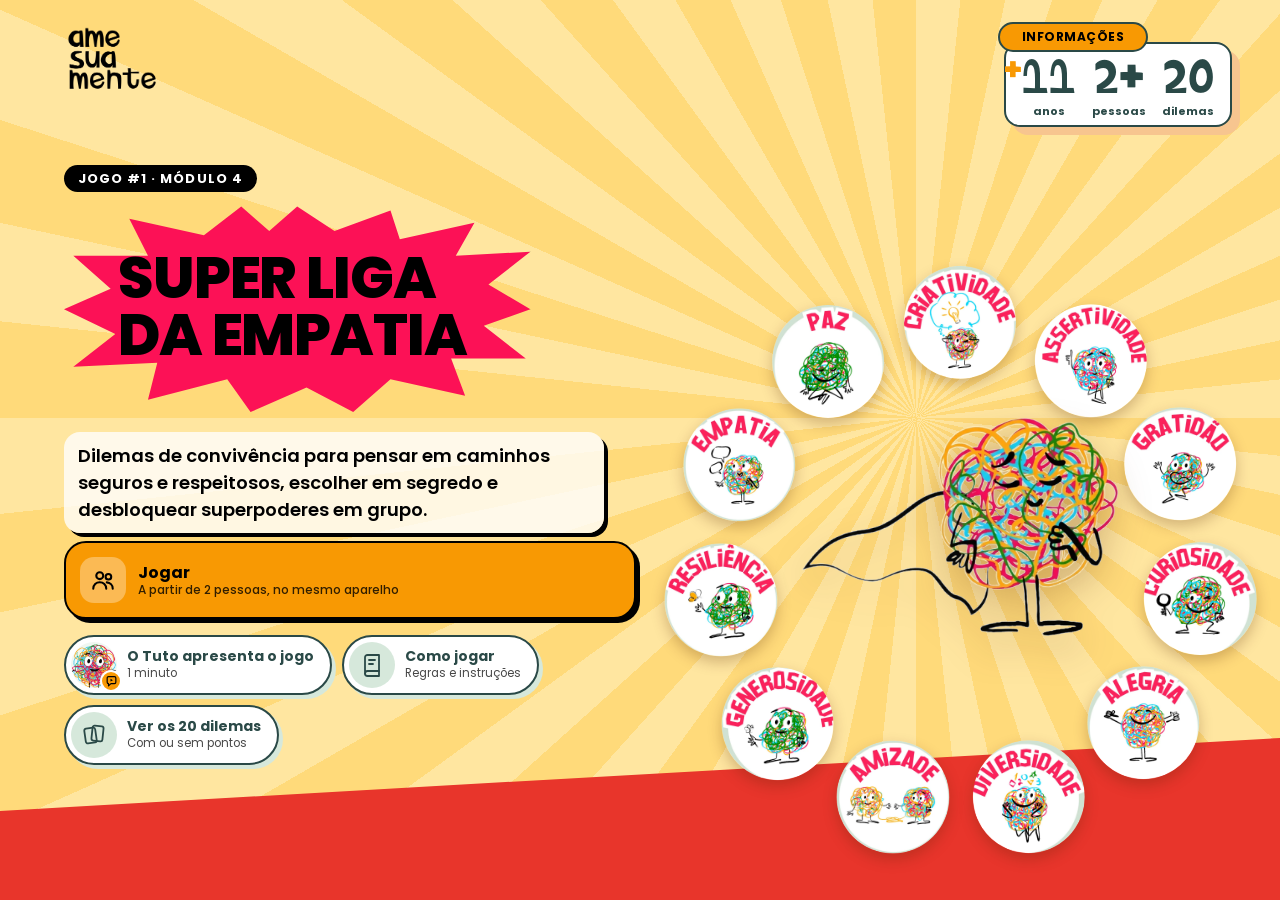
<file: super-liga-da-empatia/index.html>
<!doctype html>
<html lang="pt-BR">
<head>
  <meta charset="utf-8">
  <meta name="viewport" content="width=device-width, initial-scale=1, viewport-fit=cover">
  <meta http-equiv="Content-Security-Policy" content="default-src 'self'; script-src 'self'; style-src 'self' 'unsafe-inline'; img-src 'self' data: blob:; font-src 'self' data:; media-src 'self' data: blob:; connect-src 'self'; frame-src 'none'; worker-src 'self'; object-src 'none'; base-uri 'self'; form-action 'self'">
  <meta name="referrer" content="same-origin">
  <script src="js/limpar-armazenamento.js"></script>
  <title>Super Liga da Empatia · ame sua mente</title>
  <meta name="description" content="Jogo #1 do Módulo 4 do ame sua mente na escola: dilemas de convivência, escolhas em segredo e superpoderes desbloqueados em grupo. A partir de 2 pessoas.">
  <meta name="theme-color" content="#F89903">
  <link rel="icon" href="assets/img/logo-preto.webp">
  <link rel="stylesheet" href="css/fontes.css">
  <link rel="stylesheet" href="css/style.css">
</head>
<body>
  <!-- Tela inicial -->
  <section id="home" class="screen">
    <div class="raios" aria-hidden="true"></div>
    <img class="home-logo" src="assets/img/logo-preto.webp" alt="ame sua mente" width="120" height="87">
    <div class="home-inner">
      <div class="home-kicker">Jogo #1 · Módulo 4</div>
      <h1 class="explosao"><span>Super Liga</span><span>da Empatia</span></h1>
      <p class="home-lead">Dilemas de convivência para pensar em caminhos seguros e respeitosos, escolher em segredo e desbloquear superpoderes em grupo.</p>
      <div class="home-cta">
        <button class="btn btn-primary" data-action="setup">
          <span class="btn-ico"><svg viewBox="0 0 24 24"><circle cx="9" cy="8" r="3.2"/><path d="M3 20c0-3.6 2.7-6 6-6s6 2.4 6 6"/><circle cx="17" cy="9" r="2.6"/><path d="M15.5 14.2c3 .2 5.5 2.4 5.5 5.8"/></svg></span>
          <span><b>Jogar</b><small>A partir de 2 pessoas, no mesmo aparelho</small></span>
        </button>
      </div>
      <div class="home-links">
        <button class="intro-btn" data-action="intro">
          <span class="intro-av"><img src="assets/intro/avatar.webp" alt="" width="56" height="56"><i><svg viewBox="0 0 24 24"><path d="M4 5.5A2.5 2.5 0 0 1 6.5 3h11A2.5 2.5 0 0 1 20 5.5v8a2.5 2.5 0 0 1-2.5 2.5H11l-4.5 4v-4h0A2.5 2.5 0 0 1 4 13.5z"/><path d="M10.2 6.9v5.2l4.4-2.6z" fill="currentColor"/></svg></i></span>
          <span><b>O Tuto apresenta o jogo</b><small>1 minuto</small></span>
        </button>
        <button class="intro-btn" data-action="rules">
          <span class="intro-av rules-av"><svg viewBox="0 0 24 24"><path d="M5 4.5A2.5 2.5 0 0 1 7.5 2H19v16H7.5A2.5 2.5 0 0 0 5 20.5v-16Z"/><path d="M5 20.5A2.5 2.5 0 0 0 7.5 23H19v-5"/><path d="M9 7h6M9 11h4"/></svg></span>
          <span><b>Como jogar</b><small>Regras e instruções</small></span>
        </button>
        <button class="intro-btn" data-action="galeria">
          <span class="intro-av rules-av"><svg viewBox="0 0 24 24"><rect x="3" y="5" width="11" height="15" rx="2" transform="rotate(-8 8.5 12.5)"/><rect x="10" y="3" width="11" height="15" rx="2" transform="rotate(6 15.5 10.5)"/></svg></span>
          <span><b>Ver os 20 dilemas</b><small>Com ou sem pontos</small></span>
        </button>
      </div>
    </div>
    <div class="home-info" aria-label="informações">
      <div class="info-pill">Informações</div>
      <div class="info-body">
        <div class="info-age"><span class="plus">+</span>11<small>anos</small></div>
        <div class="info-age">2+<small>pessoas</small></div>
        <div class="info-age">20<small>dilemas</small></div>
      </div>
    </div>
    <div class="home-hero" aria-hidden="true">
      <div class="home-poderes" id="homePoderes"></div>
      <img class="hero-tuto" src="assets/tuto/tuto-capa.png" alt="">
    </div>
  </section>

  <!-- Jogo -->
  <section id="game" class="hidden">
    <header id="topbar">
      <button class="brand" data-action="home" aria-label="Voltar ao início">
        <img src="assets/img/logo-preto.webp" alt="ame sua mente" width="86" height="62">
      </button>
      <div class="topbar-title" id="topbarTitle"></div>
      <button class="icon-btn menu-btn" id="menuBtn" aria-label="Menu" aria-expanded="false" aria-controls="topActions" title="Menu">
        <svg viewBox="0 0 24 24"><path d="M4 7h16M4 12h16M4 17h16"/></svg>
      </button>
      <div class="topbar-actions" id="topActions">
        <button class="icon-btn" data-action="intro" aria-label="O Tuto apresenta o jogo" title="O Tuto apresenta o jogo">
          <svg viewBox="0 0 24 24"><path d="M4 5.5A2.5 2.5 0 0 1 6.5 3h11A2.5 2.5 0 0 1 20 5.5v8a2.5 2.5 0 0 1-2.5 2.5H11l-4.5 4v-4h0A2.5 2.5 0 0 1 4 13.5z"/><path d="M10.2 6.9v5.2l4.4-2.6z" fill="currentColor"/></svg>
        </button>
        <button class="icon-btn" data-action="ask-finish" aria-label="Encerrar a partida" title="Encerrar a partida">
          <svg viewBox="0 0 24 24"><path d="M15 7V4H4v16h11v-3"/><path d="M9.5 12H20"/><path d="M17 9l3 3-3 3"/></svg>
        </button>
        <button class="icon-btn" data-action="galeria" aria-label="Ver os dilemas" title="Ver os dilemas">
          <svg viewBox="0 0 24 24"><rect x="3" y="5" width="11" height="15" rx="2" transform="rotate(-8 8.5 12.5)"/><rect x="10" y="3" width="11" height="15" rx="2" transform="rotate(6 15.5 10.5)"/></svg>
        </button>
        <button class="icon-btn" data-action="rules" aria-label="Regras" title="Regras">
          <svg viewBox="0 0 24 24"><path d="M5 4.5A2.5 2.5 0 0 1 7.5 2H19v16H7.5A2.5 2.5 0 0 0 5 20.5v-16Z"/><path d="M5 20.5A2.5 2.5 0 0 0 7.5 23H19v-5"/><path d="M9 7h6M9 11h4"/></svg>
        </button>
        <button class="icon-btn" data-action="sound" aria-label="Som" id="soundBtn" title="Som">
          <svg viewBox="0 0 24 24"><path d="M4 9h4l5-4v14l-5-4H4z"/><path class="wave" d="M16.5 8.5a5 5 0 0 1 0 7M19 6a8.5 8.5 0 0 1 0 12"/><path class="mute" d="M16 9l6 6M22 9l-6 6"/></svg>
        </button>
      </div>
    </header>

    <main class="mesa">
      <div class="mesa-carta">
        <article class="carta" id="carta" aria-live="polite"></article>
        <div class="apoio" id="apoio"></div>
      </div>
      <aside class="liga" id="liga" aria-label="Liga"></aside>
    </main>

    <div class="step" id="step" role="status" aria-live="polite"></div>
  </section>

  <!-- Apresentação do Tuto (balões no estilo do guia do participante) -->
  <div id="intro" class="modal hidden" role="dialog" aria-modal="true" aria-label="O Tuto apresenta o jogo">
    <div class="intro-sheet">
      <div class="intro-bg b1" aria-hidden="true"></div><div class="intro-bg b2" aria-hidden="true"></div>
      <button class="sheet-close" data-action="close" aria-label="Fechar">×</button>
      <div class="intro-kicker">O Tuto apresenta</div>
      <div class="intro-stage">
        <div class="intro-tuto" aria-hidden="true">
          <div class="shadow"></div>
          <div class="fig" id="introFig"></div>
        </div>
        <div class="intro-bubble" id="introBubble" aria-live="polite"></div>
      </div>
      <div class="intro-bar">
        <button class="ibtn" id="introPrev" aria-label="Balão anterior"><svg viewBox="0 0 24 24"><path d="M15 6l-6 6 6 6"/></svg></button>
        <button class="ibtn play" id="introPlay" aria-label="Continuar"><svg viewBox="0 0 24 24"><path class="i-play" d="M8 5.5v13l10.5-6.5z"/><path class="i-pause" d="M8 5h3v14H8zM13 5h3v14h-3z"/><path class="i-again" d="M5 12a7 7 0 1 0 2.2-5.1M5 4.5v4h4"/></svg></button>
        <button class="ibtn" id="introNext" aria-label="Próximo balão"><svg viewBox="0 0 24 24"><path d="M9 6l6 6-6 6"/></svg></button>
        <div class="intro-segs" id="introSegs"></div>
        <button class="ibtn mute" id="introMute" aria-label="Silenciar a voz" aria-pressed="false" title="Silenciar a voz" hidden><svg viewBox="0 0 24 24"><path d="M4 9h4l5-4v14l-5-4H4z"/><path class="i-on" d="M16.5 8.5a5 5 0 0 1 0 7M19 6a8.5 8.5 0 0 1 0 12"/><path class="i-off" d="M16 9l6 6M22 9l-6 6"/></svg></button>
      </div>
      <div class="intro-end">
        <button class="pbtn" id="introAgain">Ver de novo</button>
        <button class="pbtn primary" data-action="intro-play">Vamos jogar!</button>
      </div>
    </div>
  </div>

  <!-- Configuração -->
  <div id="setup" class="modal hidden" role="dialog" aria-modal="true" aria-labelledby="setupTitle">
    <div class="sheet sheet-mid">
      <button class="sheet-close" data-action="close" aria-label="Fechar">×</button>
      <h2 id="setupTitle" class="sheet-title">Nova partida</h2>
      <p class="sheet-sub">Passem o aparelho de mão em mão. Combinem: ninguém precisa contar experiências pessoais, e qualquer pessoa pode passar, fazer uma pausa ou não justificar sua escolha.</p>
      <div class="field">
        <span>Modo de jogo</span>
        <div class="modos" id="modoSeg"></div>
      </div>
      <div class="field">
        <span>Pessoas</span>
        <div class="seg" id="playersSeg"></div>
      </div>
      <div class="field">
        <span>Nomes (só o primeiro nome, se quiserem)</span>
        <div class="names-list" id="namesList"></div>
        <small class="aviso-nomes">Os nomes ficam só neste aparelho e são apagados quando o navegador é fechado.</small>
      </div>
      <div class="field">
        <span>Quantas cartas? Para uma partida breve, de 4 a 6</span>
        <div class="seg" id="qtdSeg"></div>
      </div>
      <button class="btn btn-primary wide" data-action="start">Começar partida</button>
    </div>
  </div>

  <!-- Escolha em segredo (no mesmo aparelho) -->
  <div id="escolha" class="modal hidden" role="dialog" aria-modal="true" aria-labelledby="escolhaTitulo">
    <div class="sheet sheet-mid" id="escolhaBody"></div>
  </div>

  <!-- Superpoder desbloqueado -->
  <div id="poder" class="modal hidden" role="dialog" aria-modal="true" aria-labelledby="poderTitulo">
    <div class="sheet sheet-mid poder-sheet" id="poderBody"></div>
  </div>

  <!-- Galeria dos dilemas -->
  <div id="galeria" class="modal hidden" role="dialog" aria-modal="true" aria-labelledby="galTitulo">
    <div class="sheet sheet-wide">
      <button class="sheet-close" data-action="close" aria-label="Fechar">×</button>
      <h2 id="galTitulo" class="sheet-title">Os 20 dilemas</h2>
      <p class="sheet-sub">Cada dilema tem quatro caminhos. Na partida, os pontos só aparecem depois que todos escolhem.</p>
      <label class="toggle"><input type="checkbox" id="galPontos"> Mostrar os pontos</label>
      <div class="galeria-grid" id="galeriaGrid"></div>
    </div>
  </div>

  <!-- Regras (versão online) -->
  <div id="rules" class="modal hidden" role="dialog" aria-modal="true" aria-label="Regras">
    <div class="sheet sheet-wide">
      <button class="sheet-close" data-action="close" aria-label="Fechar">×</button>
      <div class="rules-grid">
        <article class="rule-card">
          <div class="rule-head">O jogo</div>
          <p>A <b>Super Liga da Empatia</b> convida as pessoas a refletir sobre situações de convivência, considerar diferentes caminhos e conversar sobre formas seguras de agir. Não exige experiência prévia.</p>
          <dl>
            <dt>Faixa etária</dt><dd>A partir de 11 anos.</dd>
            <dt>Participantes</dt><dd>Duas ou mais pessoas, no mesmo aparelho.</dd>
            <dt>O que tem no jogo</dt><dd>20 dilemas com quatro alternativas (A a D), uma cartela de 60 pontos e 11 superpoderes para desbloquear.</dd>
            <dt>Competências da BNCC</dt><dd>Exercitar a empatia, o diálogo, a resolução de conflitos e a cooperação, fazendo-se respeitar e promovendo o respeito ao outro e aos direitos humanos.</dd>
          </dl>
          <p class="rule-sub">Modos de jogo</p>
          <ul>
            <li><b>Cooperativo (padrão):</b> o grupo soma os pontos de cada rodada num marcador comum e desbloqueia os superpoderes para todos. A meta é chegar a 60 pontos ou completar as cartas escolhidas. Bom para turmas, grupos novos, conversas sensíveis e atividades de convivência.</li>
            <li><b>Competitivo (opcional):</b> cada pessoa registra os próprios pontos. Pode haver empate e mais de uma pessoa vencedora. Ninguém é eliminado, e ninguém comenta escolhas pessoais como prova de caráter.</li>
            <li><b>Sem pontuação (conversa):</b> só as cartas sem pontos; cada pessoa pode escolher, explicar, passar ou apenas ouvir. Bom para acolhimento, temas delicados ou pouco tempo.</li>
          </ul>
          <p class="note"><b>Importante:</b> a pontuação mede apenas as escolhas previstas nesta dinâmica. Não mede caráter, empatia real nem valor pessoal.</p>
        </article>
        <article class="rule-card">
          <div class="rule-head">Como jogar</div>
          <ol>
            <li><b>Monte a partida.</b> Toque em “Jogar”, escolha o modo, as pessoas e quantas cartas usar (de 4 a 6 para uma partida breve).</li>
            <li><b>Leia o dilema.</b> A pessoa da vez lê o dilema e as alternativas sem pontos. Também é possível que cada pessoa leia para si.</li>
            <li><b>Escolha em segredo.</b> Cada pessoa escolhe uma alternativa antes da conversa, passando o aparelho de mão em mão. Quem leu também escolhe. Dá para escolher “Prefiro passar”.</li>
            <li><b>Revelem juntos.</b> Quando todos estiverem prontos, as escolhas e os pontos de cada alternativa aparecem (de 0 a 3; algumas podem empatar).</li>
            <li><b>Conversem sem exigir consenso:</b> que consequências cada caminho pode ter? O que ajudaria a manter as pessoas seguras e respeitadas?</li>
            <li><b>Próxima carta.</b> A leitura passa para a pessoa seguinte. Se uma carta não fizer sentido para o grupo, retirem-na sem penalidade.</li>
          </ol>
          <p class="rule-sub">Superpoderes (a cada 5 pontos acumulados)</p>
          <p class="pod-tabela">5 Criatividade · 10 Assertividade · 15 Gratidão · 20 Curiosidade · 25 Alegria · 30 Diversidade · 35 Amizade · 40 Generosidade · 45 Resiliência · 50 Empatia · 55 Paz · <b>60 Liga completa</b></p>
          <p class="note"><b>No cooperativo</b>, os pontos do grupo desbloqueiam os poderes para todos; <b>no competitivo</b>, cada pessoa desbloqueia os seus. Ao fim, reconheçam empate quando houver.</p>
          <p class="note aviso-regras"><b>Cuidado:</b> em situações de violência, racismo, ameaça, sofrimento intenso ou risco, priorizem o apoio de uma pessoa adulta ou profissional de confiança e os canais de proteção adequados. O jogo não substitui atendimento ou proteção. Disque 100 · CVV 188 · SAMU 192.</p>
          <a class="help-link" href="https://www.amesuamente.org.br/precisa-de-ajuda-em-saude-mental/" target="_blank" rel="noopener">Precisa de ajuda em saúde mental?</a>
        </article>
      </div>
    </div>
  </div>

  <!-- Fim de partida -->
  <div id="end" class="modal hidden" role="dialog" aria-modal="true" aria-labelledby="endTitle">
    <div class="sheet sheet-mid end-sheet" id="endBody"></div>
  </div>

  <!-- Confirmação -->
  <div id="confirm" class="modal hidden" role="dialog" aria-modal="true" aria-labelledby="confirmTitle">
    <div class="sheet">
      <h2 id="confirmTitle" class="sheet-title">Sair da partida?</h2>
      <p class="sheet-sub" id="confirmSub"></p>
      <div class="row-btns">
        <button class="btn btn-soft" data-action="close">Ficar</button>
        <button class="btn btn-primary btn-pill" id="confirmOk" data-action="go-home">Sair</button>
      </div>
    </div>
  </div>

  <div id="toast" class="toast" role="status" aria-live="polite"></div>
  <canvas id="confetti" aria-hidden="true"></canvas>

  <script src="js/menu-celular.js"></script>
  <script type="module" src="js/main.js"></script>
</body>
</html>
</file>
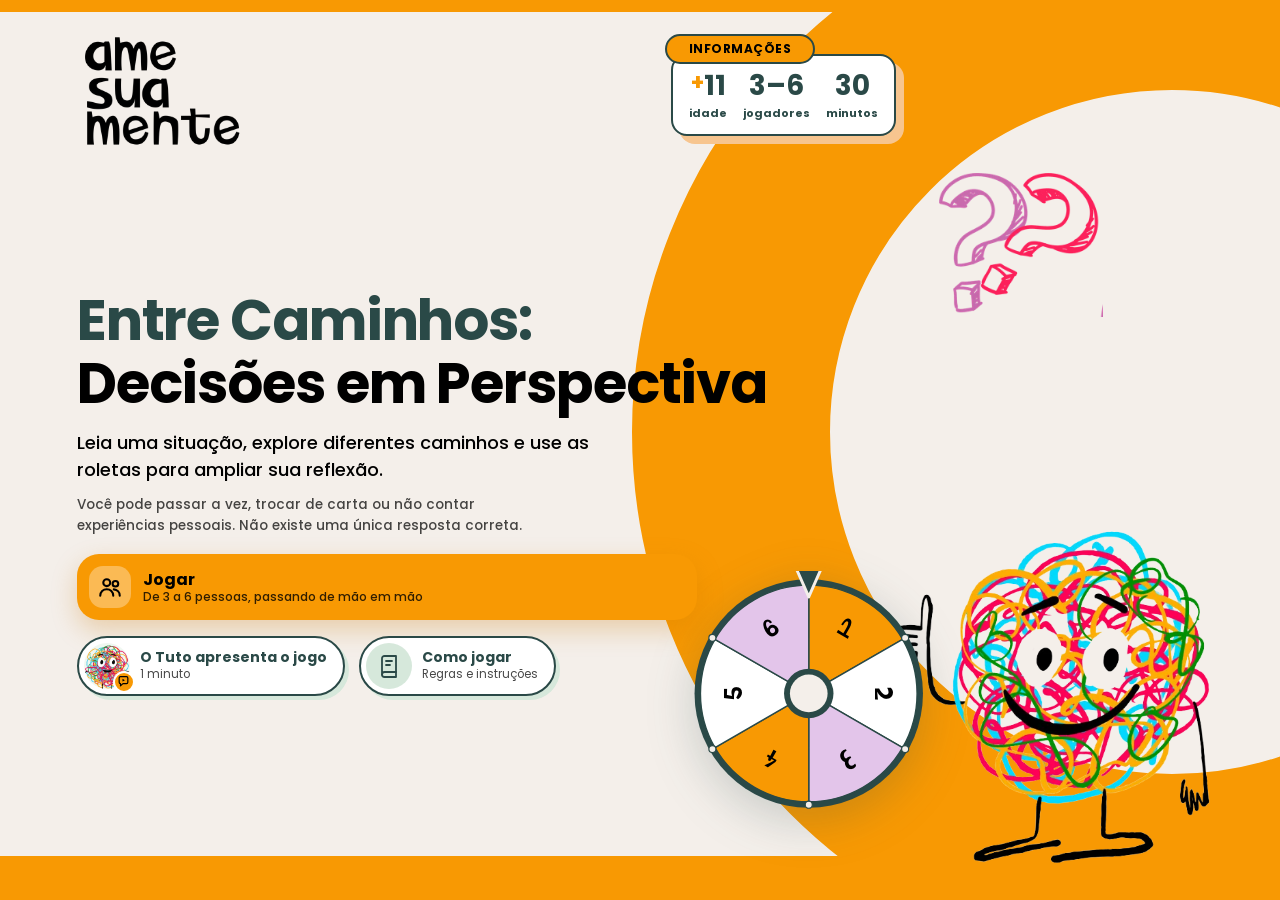
<file: tomada-de-decisao/index.html>
<!doctype html>
<html lang="pt-BR">
<head>
  <meta charset="utf-8">
  <meta name="viewport" content="width=device-width, initial-scale=1, viewport-fit=cover">
  <meta http-equiv="Content-Security-Policy" content="default-src 'self'; script-src 'self'; style-src 'self' 'unsafe-inline'; img-src 'self' data: blob:; font-src 'self' data:; media-src 'self' data: blob:; connect-src 'self'; frame-src 'none'; worker-src 'self'; object-src 'none'; base-uri 'self'; form-action 'self'">
  <meta name="referrer" content="same-origin">
  <script src="js/limpar-armazenamento.js"></script>
  <title>Entre Caminhos: Decisões em Perspectiva · ame sua mente</title>
  <meta name="description" content="Jogo #1 do Módulo 5 do ame sua mente na escola: leia uma situação, explore diferentes caminhos e use as roletas para ampliar sua reflexão sobre tomada de decisão.">
  <meta name="theme-color" content="#F89903">
  <link rel="icon" href="assets/img/logo-preto.webp">
  <link rel="stylesheet" href="css/fontes.css">
  <link rel="stylesheet" href="css/style.css">
</head>
<body>
  <!-- Tela inicial -->
  <section id="home" class="screen">
    <div class="home-band top"></div>
    <div class="home-ring"></div>
    <div class="home-inner">
      <img class="home-logo" src="assets/img/logo-preto.webp" alt="ame sua mente" width="120" height="87">
      <h1 class="home-title">Entre Caminhos: <span>Decisões em Perspectiva</span></h1>
      <p class="home-lead">Leia uma situação, explore diferentes caminhos e use as roletas para ampliar sua reflexão.</p>
      <p class="home-seguro">Você pode passar a vez, trocar de carta ou não contar experiências pessoais. Não existe uma única resposta correta.</p>
      <div class="home-cta">
        <button class="btn btn-primary" data-action="setup">
          <span class="btn-ico"><svg viewBox="0 0 24 24"><circle cx="9" cy="8" r="3.2"/><path d="M3 20c0-3.6 2.7-6 6-6s6 2.4 6 6"/><circle cx="17" cy="9" r="2.6"/><path d="M15.5 14.2c3 .2 5.5 2.4 5.5 5.8"/></svg></span>
          <span><b>Jogar</b><small>De 3 a 6 pessoas, passando de mão em mão</small></span>
        </button>
      </div>
      <button class="btn btn-continue hidden" data-action="resume" id="resumeBtn">
        <span><b>Continuar partida</b><small id="resumeInfo"></small></span>
      </button>
      <div class="home-links">
        <button class="intro-btn" data-action="intro">
          <span class="intro-av"><img src="assets/intro/avatar.webp" alt="" width="56" height="56"><i><svg viewBox="0 0 24 24"><path d="M4 5.5A2.5 2.5 0 0 1 6.5 3h11A2.5 2.5 0 0 1 20 5.5v8a2.5 2.5 0 0 1-2.5 2.5H11l-4.5 4v-4h0A2.5 2.5 0 0 1 4 13.5z"/><path d="M10.2 6.9v5.2l4.4-2.6z" fill="currentColor"/></svg></i></span>
          <span><b>O Tuto apresenta o jogo</b><small>1 minuto</small></span>
        </button>
        <button class="intro-btn" data-action="rules">
          <span class="intro-av rules-av"><svg viewBox="0 0 24 24"><path d="M5 4.5A2.5 2.5 0 0 1 7.5 2H19v16H7.5A2.5 2.5 0 0 0 5 20.5v-16Z"/><path d="M5 20.5A2.5 2.5 0 0 0 7.5 23H19v-5"/><path d="M9 7h6M9 11h4"/></svg></span>
          <span><b>Como jogar</b><small>Regras e instruções</small></span>
        </button>
      </div>
    </div>
    <div class="home-info" aria-label="informações">
      <div class="info-pill">Informações</div>
      <div class="info-body">
        <div class="info-item"><b><span class="plus">+</span>11</b><small>idade</small></div>
        <div class="info-item"><b>3–6</b><small>jogadores</small></div>
        <div class="info-item"><b>30</b><small>minutos</small></div>
      </div>
    </div>
    <div class="home-hero" aria-hidden="true">
      <img class="hero-q" src="assets/img/interrogacoes.webp" alt="" width="420" height="366">
      <img class="hero-tuto" src="assets/tuto/tuto-joinha.webp" alt="" width="534" height="523">
      <div class="hero-wheel" id="heroWheel"></div>
    </div>
    <div class="home-band bottom"></div>
  </section>

  <!-- Jogo -->
  <section id="game" class="hidden">
    <header id="topbar">
      <button class="brand" data-action="home" aria-label="Voltar ao início">
        <img src="assets/img/logo-preto.webp" alt="ame sua mente" width="80" height="58">
      </button>
      <div class="topbar-title" id="topbarTitle"></div>
      <button class="icon-btn menu-btn" id="menuBtn" aria-label="Menu" aria-expanded="false" aria-controls="topActions" title="Menu">
        <svg viewBox="0 0 24 24"><path d="M4 7h16M4 12h16M4 17h16"/></svg>
      </button>
      <div class="topbar-actions" id="topActions">
        <button class="icon-btn" data-action="intro" aria-label="O Tuto apresenta o jogo" title="O Tuto apresenta o jogo">
          <svg viewBox="0 0 24 24"><path d="M4 5.5A2.5 2.5 0 0 1 6.5 3h11A2.5 2.5 0 0 1 20 5.5v8a2.5 2.5 0 0 1-2.5 2.5H11l-4.5 4v-4h0A2.5 2.5 0 0 1 4 13.5z"/><path d="M10.2 6.9v5.2l4.4-2.6z" fill="currentColor"/></svg>
        </button>
        <button class="icon-btn" data-action="ask-finish" aria-label="Encerrar a partida" title="Encerrar a partida">
          <svg viewBox="0 0 24 24"><path d="M15 7V4H4v16h11v-3"/><path d="M9.5 12H20"/><path d="M17 9l3 3-3 3"/></svg>
        </button>
        <button class="icon-btn" data-action="rules" aria-label="Regras" title="Regras">
          <svg viewBox="0 0 24 24"><path d="M5 4.5A2.5 2.5 0 0 1 7.5 2H19v16H7.5A2.5 2.5 0 0 0 5 20.5v-16Z"/><path d="M5 20.5A2.5 2.5 0 0 0 7.5 23H19v-5"/><path d="M9 7h6M9 11h4"/></svg>
        </button>
        <button class="icon-btn" data-action="sound" aria-label="Som" id="soundBtn" title="Som">
          <svg viewBox="0 0 24 24"><path d="M4 9h4l5-4v14l-5-4H4z"/><path class="wave" d="M16.5 8.5a5 5 0 0 1 0 7M19 6a8.5 8.5 0 0 1 0 12"/><path class="mute" d="M16 9l6 6M22 9l-6 6"/></svg>
        </button>
      </div>
    </header>

    <main class="board">
      <div class="table">
        <div class="wheels" id="wheels"></div>
        <div class="table-actions">
          <button class="btn btn-primary btn-pill" id="spinBtn" data-action="spin">
            <svg viewBox="0 0 24 24"><path d="M20 12a8 8 0 1 1-2.3-5.6"/><path d="M20 4v4.5h-4.5"/></svg>
            Girar as roletas
          </button>
          <button class="btn btn-lilas btn-pill hidden" id="rereadBtn" data-action="open-card">Reler a carta</button>
          <div class="set-chip" id="setChip"></div>
        </div>
      </div>

      <div class="deck-area">
        <div class="deck" id="deck" role="button" tabindex="0" aria-label="Tirar uma carta-dilema">
          <div class="deck-card back c3"></div>
          <div class="deck-card back c2"></div>
          <div class="deck-card back c1"><span class="sr">Carta-dilema</span><em id="deckCount"></em></div>
        </div>
        <p class="deck-hint" id="deckHint"></p>
      </div>

      <aside class="score" id="score" aria-label="Trilha coletiva"></aside>
    </main>

    <div class="step" id="step" role="status" aria-live="polite"></div>
  </section>

  <!-- Apresentação do Tuto (balões no estilo do guia do participante) -->
  <div id="intro" class="modal hidden" role="dialog" aria-modal="true" aria-label="O Tuto apresenta o jogo">
    <div class="intro-sheet">
      <div class="intro-bg b1" aria-hidden="true"></div><div class="intro-bg b2" aria-hidden="true"></div>
      <button class="sheet-close" data-action="close" aria-label="Fechar">×</button>
      <div class="intro-kicker">O Tuto apresenta</div>
      <div class="intro-stage">
        <div class="intro-tuto" aria-hidden="true">
          <div class="shadow"></div>
          <div class="fig" id="introFig"></div>
        </div>
        <div class="intro-bubble" id="introBubble" aria-live="polite"></div>
      </div>
      <div class="intro-bar">
        <button class="ibtn" id="introPrev" aria-label="Balão anterior"><svg viewBox="0 0 24 24"><path d="M15 6l-6 6 6 6"/></svg></button>
        <button class="ibtn play" id="introPlay" aria-label="Continuar"><svg viewBox="0 0 24 24"><path class="i-play" d="M8 5.5v13l10.5-6.5z"/><path class="i-pause" d="M8 5h3v14H8zM13 5h3v14h-3z"/><path class="i-again" d="M5 12a7 7 0 1 0 2.2-5.1M5 4.5v4h4"/></svg></button>
        <button class="ibtn" id="introNext" aria-label="Próximo balão"><svg viewBox="0 0 24 24"><path d="M9 6l6 6-6 6"/></svg></button>
        <div class="intro-segs" id="introSegs"></div>
        <button class="ibtn mute" id="introMute" aria-label="Silenciar a voz" aria-pressed="false" title="Silenciar a voz" hidden><svg viewBox="0 0 24 24"><path d="M4 9h4l5-4v14l-5-4H4z"/><path class="i-on" d="M16.5 8.5a5 5 0 0 1 0 7M19 6a8.5 8.5 0 0 1 0 12"/><path class="i-off" d="M16 9l6 6M22 9l-6 6"/></svg></button>
      </div>
      <div class="intro-end">
        <button class="pbtn" id="introAgain">Ver de novo</button>
        <button class="pbtn primary" data-action="intro-play">Vamos jogar!</button>
      </div>
    </div>
  </div>

  <!-- Configuração -->
  <div id="setup" class="modal hidden" role="dialog" aria-modal="true" aria-labelledby="setupTitle">
    <div class="sheet">
      <button class="sheet-close" data-action="close" aria-label="Fechar">×</button>
      <h2 id="setupTitle" class="sheet-title">Nova partida</h2>
      <p class="sheet-sub">Passem o aparelho de mão em mão. O jogo é cooperativo: o grupo reúne marcadores de raciocínio, sem placar individual e sem vencedor.</p>
      <div class="field">
        <span>Jogadores</span>
        <div class="seg" id="playersSeg"></div>
      </div>
      <div class="field">
        <span>Nomes</span>
        <div class="names-list" id="namesList"></div>
        <small class="aviso-nomes">Os nomes ficam só neste aparelho e são apagados quando o navegador é fechado.</small>
      </div>
      <div class="field">
        <span>Voltas (vezes que cada pessoa responde)</span>
        <div class="seg" id="roundsSeg"></div>
      </div>
      <div class="field">
        <span>Roletas: Base (situações do dia a dia), Expansão (relações, meio digital e emoções) ou Alternar</span>
        <div class="seg" id="setSeg"></div>
      </div>
      <div class="field">
        <span>Meta do grupo (marcadores de raciocínio). A meta não é competitiva e pode ser ajustada</span>
        <div class="seg" id="metaSeg"></div>
      </div>
      <button class="btn btn-primary wide" data-action="start">Começar partida</button>
    </div>
  </div>

  <!-- Carta-dilema aberta -->
  <div id="spot" class="modal spot hidden" role="dialog" aria-modal="true" aria-labelledby="spotStory">
    <div class="spot-inner">
      <div class="spot-who" id="spotWho"></div>
      <!-- carta 3D: verso (capa) e frente no estilo da carta-dilema impressa -->
      <div class="dcard" id="dcard">
        <article class="dface front">
          <img class="dcard-logo" src="assets/img/logo-preto.webp" alt="ame sua mente">
          <p class="dcard-story" id="spotStory"></p>
          <img class="dcard-tuto" id="dcardTuto" alt="">
        </article>
        <div class="dface back"></div>
      </div>
      <div class="spot-extra" id="spotExtra"></div>
      <div class="spot-actions" id="spotActions"></div>
    </div>
  </div>

  <!-- Marcadores de raciocínio -->
  <div id="vote" class="modal hidden" role="dialog" aria-modal="true" aria-labelledby="voteTitle">
    <div class="sheet sheet-mid">
      <h2 id="voteTitle" class="sheet-title"></h2>
      <p class="sheet-sub" id="voteSub"></p>
      <div id="voteList"></div>
      <div class="vote-foot" id="voteFoot"></div>
    </div>
  </div>

  <!-- Regras (versão online) -->
  <div id="rules" class="modal hidden" role="dialog" aria-modal="true" aria-label="Regras">
    <div class="sheet sheet-wide">
      <button class="sheet-close" data-action="close" aria-label="Fechar">×</button>
      <div class="rules-grid">
        <article class="rule-card">
          <div class="rule-head">O jogo</div>
          <dl>
            <dt>Faixa etária</dt><dd>A partir de 11 anos.</dd>
            <dt>Participantes</dt><dd>De 3 a 6 pessoas, no mesmo aparelho. Sugestão de duração: 20 a 35 minutos, conforme o grupo e o número de voltas.</dd>
            <dt>Objetivo</dt><dd>Praticar a tomada de decisão em situações cotidianas, considerando diferentes caminhos, possíveis consequências, limites pessoais e fontes de apoio.</dd>
            <dt>O que tem no jogo</dt><dd>28 cartas-dilema, três roletas (Pessoa envolvida, Contexto e Emoção), marcadores de raciocínio e um cronômetro opcional de 1 minuto.</dd>
            <dt>Competências da BNCC</dt><dd>Argumentar com base em fatos, dados e informações confiáveis, para formular, negociar e defender ideias, pontos de vista e decisões comuns que respeitem e promovam os direitos humanos, a consciência socioambiental e o consumo responsável em âmbito local, regional e global, com posicionamento ético em relação ao cuidado de si, dos outros e do planeta.</dd>
          </dl>
          <p class="rule-sub">Acordos de cuidado</p>
          <ul>
            <li>Fale sobre o cenário da carta; ninguém precisa revelar um episódio pessoal.</li>
            <li>Qualquer pessoa pode dizer “passo”, pedir outra carta ou responder só com o que quiser.</li>
            <li>Não ridicularize, interrompa ou pressione alguém a explicar uma escolha.</li>
            <li>Se a conversa indicar risco atual ou pedido de ajuda, interrompa a dinâmica e siga os protocolos de acolhimento e proteção da instituição. O jogo não substitui atendimento profissional.</li>
          </ul>
          <a class="help-link" href="https://www.amesuamente.org.br/precisa-de-ajuda-em-saude-mental/" target="_blank" rel="noopener">Precisa de ajuda em saúde mental?</a>
        </article>
        <article class="rule-card">
          <div class="rule-head">Como jogar</div>
          <ol>
            <li><b>Monte a partida.</b> Toque em “Jogar”, escolha de 3 a 6 pessoas, os nomes, as voltas (1 a 3 ou livre), o conjunto de roletas e a meta do grupo.</li>
            <li><b>Tire uma carta</b> do monte e leia em voz alta (ou peça a quem conduz para ler). O dilema já faz sentido sozinho. Se preferir, <b>passe a vez</b> ou <b>troque de carta</b>.</li>
            <li><b>Gire as três roletas.</b> Os resultados são perguntas de perspectiva, não partes da história. Escolha uma ou mais que ajudem, ignore uma que não combine ou incomode, ou sorteie outro resultado de uma única roleta.</li>
            <li><b>Responda</b> em até um minuto (o cronômetro é opcional): “Uma possibilidade seria…”. Vale incluir alternativas, consequências, limites e pedidos de ajuda. Também dá para pedir tempo.</li>
            <li><b>Quem escuta</b> pode acrescentar “Outra alternativa poderia ser…” ou “Uma consequência possível seria…”. Quem respondeu não precisa aceitar.</li>
            <li><b>Registrem os marcadores</b> de raciocínio. A pontuação não depende da concordância do grupo.</li>
            <li>A vez passa para a <b>próxima pessoa</b>. A partida termina após as voltas combinadas ou quando o grupo encerrar (ícone de porta, no topo).</li>
          </ol>
          <p class="rule-sub">Marcadores de raciocínio</p>
          <ul class="mk-list">
            <li><b>Ação:</b> a pessoa apresenta pelo menos um caminho possível.</li>
            <li><b>Consequência:</b> a pessoa considera o que pode acontecer com ela ou com outra pessoa.</li>
            <li><b>Apoio e limites:</b> a pessoa identifica um limite, um adulto de confiança, um serviço ou outra forma segura de apoio. Pedir ajuda também é uma decisão.</li>
          </ul>
          <p class="note"><b>Meta cooperativa:</b> a sugestão é reunir 12 marcadores, mas a meta não é competitiva e pode ser ajustada. Se o grupo não chegar lá, a atividade continua válida: o que vale é o que foi pensado e conversado. Não há vencedor individual.</p>
          <p class="note"><b>Roletas:</b> a Base traz situações e contextos cotidianos; a Expansão traz relações, comunicação digital, comunidade e emoções. Escolha uma ou alterne a cada rodada.</p>
          <p class="note"><b>Fechamento:</b> cada pessoa pode escolher uma palavra ou ideia da conversa (“alternativa”, “limite”, “apoio”, “consequência” ou outra). A partilha é opcional.</p>
        </article>
      </div>
    </div>
  </div>

  <!-- Fim de partida -->
  <div id="end" class="modal hidden" role="dialog" aria-modal="true" aria-labelledby="endTitle">
    <div class="sheet sheet-mid end-sheet" id="endBody"></div>
  </div>

  <!-- Confirmação -->
  <div id="confirm" class="modal hidden" role="dialog" aria-modal="true" aria-labelledby="confirmTitle">
    <div class="sheet">
      <h2 id="confirmTitle" class="sheet-title">Sair da partida?</h2>
      <p class="sheet-sub" id="confirmSub"></p>
      <div class="row-btns">
        <button class="btn btn-soft" data-action="close">Ficar</button>
        <button class="btn btn-primary btn-pill" id="confirmOk" data-action="leave">Sair</button>
      </div>
    </div>
  </div>

  <div id="toast" class="toast" role="status" aria-live="polite"></div>
  <canvas id="confetti" aria-hidden="true"></canvas>

  <script src="js/menu-celular.js"></script>
  <script type="module" src="js/main.js"></script>
</body>
</html>
</file>
<file: super-liga-da-empatia/css/fontes.css>
/* Poppins servida pelo próprio jogo (antes vinha do Google Fonts).
   Fonte: pacote @fontsource/poppins 5.1.0, subconjunto latino (cobre o português). Licença: SIL OFL 1.1
   (assets/fontes/poppins/OFL.txt). Gerado por ferramentas/seguranca/aplicar-protecoes.js. */
@font-face {
  font-family: 'Poppins';
  font-style: normal;
  font-weight: 400;
  font-display: swap;
  src: url('../assets/fontes/poppins/poppins-latin-400-normal.woff2') format('woff2');
}
@font-face {
  font-family: 'Poppins';
  font-style: normal;
  font-weight: 500;
  font-display: swap;
  src: url('../assets/fontes/poppins/poppins-latin-500-normal.woff2') format('woff2');
}
@font-face {
  font-family: 'Poppins';
  font-style: normal;
  font-weight: 600;
  font-display: swap;
  src: url('../assets/fontes/poppins/poppins-latin-600-normal.woff2') format('woff2');
}
@font-face {
  font-family: 'Poppins';
  font-style: normal;
  font-weight: 700;
  font-display: swap;
  src: url('../assets/fontes/poppins/poppins-latin-700-normal.woff2') format('woff2');
}
@font-face {
  font-family: 'Poppins';
  font-style: normal;
  font-weight: 800;
  font-display: swap;
  src: url('../assets/fontes/poppins/poppins-latin-800-normal.woff2') format('woff2');
}
@font-face {
  font-family: 'Poppins';
  font-style: italic;
  font-weight: 400;
  font-display: swap;
  src: url('../assets/fontes/poppins/poppins-latin-400-italic.woff2') format('woff2');
}
@font-face {
  font-family: 'Poppins';
  font-style: italic;
  font-weight: 700;
  font-display: swap;
  src: url('../assets/fontes/poppins/poppins-latin-700-italic.woff2') format('woff2');
}
</file>
<file: super-liga-da-empatia/css/style.css>
/* ==========================================================
   Super Liga da Empatia — ame sua mente
   Tokens: design system ame sua mente (out/2026), vertente educadores
   ========================================================== */
@font-face {
  font-family: 'ASM Display';
  src: url('../assets/fonts/asm-display.otf') format('opentype');
  font-display: swap;
}

:root {
  /* marca */
  --laranja: #EF680E;
  --lilas: #AF6CAC;
  --verde-reb: #D6E8DB;
  --offwhite: #F4EFEA;
  --verde-fundo: #F0F7F1;
  --lilas-claro: #E3C5EA;
  --amarelo: #F89903;
  --amarelo-reb: #F7C58F;   /* rebaixado: só detalhes */
  --rosa: #F673CB;
  --verde-escuro: #2A4947;
  --preto: #000;
  --branco: #fff;
  --accent: var(--amarelo);  /* vertente educadores */
  --capa: url('../assets/img/capa-dilema.png'); /* verso das cartas-dilema */

  /* interface */
  --ink: #000;
  --ink-2: rgba(0, 0, 0, .72);
  --line: rgba(0, 0, 0, .14);
  --line-strong: rgba(0, 0, 0, .55);
  --ok: #1E6B3A; --ok-bg: #DDF1E4;
  --warn: #7A4A00; --warn-bg: #FBE9C8;
  --bad: #8A1F11; --bad-bg: #F9DAD5;
  --shadow-sm: 0 1px 2px rgba(42, 73, 71, .1), 0 1px 3px rgba(42, 73, 71, .12);
  --shadow: 0 4px 12px rgba(42, 73, 71, .10), 0 2px 4px rgba(42, 73, 71, .06);
  --shadow-lg: 0 18px 44px rgba(42, 73, 71, .18), 0 4px 10px rgba(42, 73, 71, .08);

  --r-sm: 10px; --r-md: 16px; --r-lg: 24px; --r-xl: 32px;
  --ease: cubic-bezier(.2, .8, .2, 1);
  --ease-back: cubic-bezier(.34, 1.4, .5, 1);
  --font: 'Poppins', system-ui, -apple-system, 'Segoe UI', sans-serif;
  --font-display: 'ASM Display', 'Poppins', sans-serif;
}

* , *::before, *::after { box-sizing: border-box; }
html, body { margin: 0; height: 100%; }
body {
  font-family: var(--font);
  color: var(--ink);
  background: var(--offwhite);
  -webkit-font-smoothing: antialiased;
  -webkit-tap-highlight-color: transparent;
  touch-action: manipulation;
  line-height: 1.5;
}
button { font: inherit; color: inherit; cursor: pointer; border: 0; background: none; padding: 0; }
button:disabled { cursor: default; }
img { user-select: none; -webkit-user-drag: none; }
h1, h2, h3 { letter-spacing: -.02em; line-height: 1.12; text-wrap: balance; }
.hidden { display: none !important; }
.sr { position: absolute; width: 1px; height: 1px; overflow: hidden; clip: rect(0 0 0 0); white-space: nowrap; }
:focus-visible { outline: 3px solid var(--verde-escuro); outline-offset: 3px; box-shadow: 0 0 0 6px var(--branco); border-radius: 12px; }

/* ==========================================================
   Botões (cápsula, texto preto sobre cor viva)
   ========================================================== */
.btn {
  display: inline-flex; align-items: center; gap: 12px; text-align: left;
  padding: 14px 22px 14px 14px; border-radius: 22px; color: var(--preto);
  transition: transform .25s var(--ease-back), box-shadow .25s, background .2s, opacity .2s;
}
.btn:hover:not(:disabled) { transform: translateY(-2px); }
.btn:active:not(:disabled) { transform: translateY(1px) scale(.98); }
.btn b { display: block; font-size: 17px; line-height: 1.2; font-weight: 700; }
.btn small { display: block; font-size: 12.5px; opacity: .8; font-weight: 500; }
.btn-ico { width: 46px; height: 46px; border-radius: 14px; display: grid; place-items: center; flex: none; }
.btn svg { fill: none; stroke: currentColor; stroke-width: 1.9; stroke-linecap: round; stroke-linejoin: round; }
.btn-ico svg { width: 26px; height: 26px; }
.btn-primary { background: var(--amarelo); box-shadow: 0 10px 26px rgba(200, 120, 0, .28); }
.btn-primary .btn-ico { background: rgba(255, 255, 255, .32); }
.btn-light { background: var(--branco); color: var(--verde-escuro); box-shadow: 0 10px 26px rgba(42, 73, 71, .14); }
.btn-light .btn-ico { background: var(--verde-reb); }
.btn-soft { background: var(--verde-reb); color: var(--verde-escuro); }
.btn-dark { background: var(--verde-escuro); color: var(--branco); }
.btn-outline { background: transparent; box-shadow: inset 0 0 0 1.5px var(--line-strong); }
.btn-pill { border-radius: 999px; padding: 13px 26px; font-weight: 600; font-size: 16px; justify-content: center; }
.btn-pill svg { width: 20px; height: 20px; }
.btn.wide { width: 100%; justify-content: center; padding: 16px; font-weight: 700; font-size: 17px; border-radius: 999px; }
.btn:disabled { opacity: .45; box-shadow: none; }
.link-btn { margin-top: 18px; align-self: flex-start; color: var(--verde-escuro); font-weight: 600; text-decoration: underline; text-underline-offset: 4px; font-size: 14px; }
.row-btns { display: flex; gap: 10px; justify-content: flex-end; flex-wrap: wrap; }
.row-btns .btn { border-radius: 999px; padding: 12px 24px; font-weight: 600; }

/* ==========================================================
   Tela inicial
   ========================================================== */
.screen { position: fixed; inset: 0; overflow: hidden; }
#home { background: var(--offwhite); color: var(--verde-escuro); transition: opacity .5s var(--ease), transform .7s var(--ease); }
#home.leaving { opacity: 0; transform: scale(1.03); pointer-events: none; }
.btn-continue {
  margin-top: 14px; align-self: flex-start; background: var(--verde-escuro); color: var(--branco);
  padding: 12px 24px; border-radius: 999px;
}
.btn-continue b { font-size: 15px; }
.btn-continue small { opacity: .85; }
.home-info { position: absolute; z-index: 2; right: clamp(20px, 30vw, 520px); top: 34px; }
.info-pill {
  position: relative; z-index: 1; display: inline-block; background: var(--amarelo); color: var(--preto);
  font-weight: 700; font-size: 12px; padding: 4px 22px; border-radius: 99px; text-transform: uppercase; letter-spacing: .04em;
  border: 2px solid var(--verde-escuro); margin-left: -6px;
}
.info-body {
  margin-top: -10px; display: flex; gap: 18px; align-items: flex-end;
  border: 2px solid var(--verde-escuro); border-radius: 16px; padding: 16px 16px 8px;
  background: var(--branco); box-shadow: 8px 8px 0 var(--amarelo-reb);
}
.info-age { font-family: var(--font-display); font-size: 48px; line-height: .9; color: var(--verde-escuro); display: flex; flex-direction: column; align-items: center; position: relative; }
.info-age .plus { position: absolute; left: -18px; top: -2px; color: var(--amarelo); font-size: 34px; }
.info-age small, .info-players small { font-family: var(--font); font-size: 11px; font-weight: 700; color: var(--verde-escuro); margin-top: 4px; }
.info-players { display: flex; flex-direction: column; align-items: center; }
.info-players svg { width: 46px; fill: var(--verde-escuro); }

/* ==========================================================
   Jogo
   ========================================================== */
#game { min-height: 100%; display: flex; flex-direction: column; background: var(--offwhite); }
#topbar {
  position: sticky; top: 0; z-index: 30;
  display: flex; align-items: center; gap: 14px;
  padding: max(10px, env(safe-area-inset-top)) 16px 10px;
  background: var(--offwhite);
  border-bottom: 4px solid var(--amarelo);
}
.brand img { width: 104px; height: auto; display: block; }
.topbar-title { flex: 1; text-align: center; color: var(--verde-escuro); font-weight: 700; font-size: 15px; }
.topbar-title small { display: block; font-weight: 500; font-size: 12.5px; color: var(--ink-2); }
.topbar-actions { display: flex; gap: 8px; }
.icon-btn {
  width: 42px; height: 42px; border-radius: 50%;
  display: grid; place-items: center;
  background: var(--branco); color: var(--verde-escuro);
  box-shadow: var(--shadow);
  transition: background .2s, transform .2s var(--ease-back);
}
.icon-btn:hover { background: var(--verde-fundo); transform: scale(1.06); }
.icon-btn svg { width: 21px; height: 21px; fill: none; stroke: currentColor; stroke-width: 1.8; stroke-linecap: round; stroke-linejoin: round; }
#soundBtn .mute { display: none; }
#soundBtn.off .mute { display: block; }
#soundBtn.off .wave { display: none; }
@keyframes pop { from { transform: scale(.7); } }
@keyframes nudge { 0%, 100% { transform: translateY(0); } 50% { transform: translateY(-4px); } }
.avatar { display: block; width: 40px; height: 40px; border-radius: 50%; background: var(--verde-fundo); overflow: hidden; flex: none; }
.avatar img { width: 100%; height: 100%; object-fit: cover; display: block; }
.pname { flex: 1; min-width: 0; font-weight: 600; font-size: 14.5px; line-height: 1.2; overflow: hidden; text-overflow: ellipsis; }
.pname small { display: block; font-weight: 500; font-size: 11.5px; color: var(--ink-2); }

/* painel de etapa (rodapé flutuante) */
.step {
  position: fixed; left: 50%; bottom: max(16px, env(safe-area-inset-bottom)); z-index: 25;
  transform: translateX(-50%);
  width: min(calc(100% - 32px), 760px);
  background: var(--branco); border-radius: var(--r-lg); box-shadow: var(--shadow-lg);
  padding: 14px 18px; display: flex; align-items: center; gap: 14px;
}
.step:empty { display: none; }
.step .avatar { width: 52px; height: 52px; }
.step-txt { flex: 1; min-width: 0; }
.step-txt b { display: block; font-size: 16px; color: var(--verde-escuro); }
.step-txt span { font-size: 14px; color: var(--ink-2); }
.step-dots { display: flex; gap: 6px; margin-top: 6px; }
.step-dots i { width: 22px; height: 6px; border-radius: 99px; background: var(--verde-reb); }
.step-dots i.on { background: var(--amarelo); }
.step-dots i.done { background: var(--verde-escuro); }
.step .btn { flex: none; }

/* ==========================================================
   Carta-dilema aberta
   ========================================================== */
.modal {
  position: fixed; inset: 0; z-index: 50;
  display: grid; place-items: center; padding: 16px;
  background: rgba(42, 73, 71, .55);
  backdrop-filter: blur(6px); -webkit-backdrop-filter: blur(6px);
  animation: fadeIn .25s ease;
  overflow-y: auto;
}
@keyframes fadeIn { from { opacity: 0; } }

/* ==========================================================
   Modais
   ========================================================== */
.sheet {
  position: relative; width: min(100%, 480px); max-height: calc(100dvh - 32px); overflow: auto;
  background: var(--branco); border-radius: 26px; padding: 28px 24px 24px;
  box-shadow: 0 30px 80px rgba(20, 30, 30, .35);
  animation: sheetIn .45s var(--ease-back);
}
.sheet-mid { width: min(100%, 620px); }
.sheet-wide { width: min(100%, 1060px); }
@keyframes sheetIn { from { transform: translateY(24px) scale(.96); opacity: 0; } }
.sheet-close {
  position: absolute; right: 14px; top: 12px; width: 38px; height: 38px; border-radius: 50%;
  font-size: 26px; line-height: 1; color: var(--verde-escuro); background: var(--verde-reb);
}
.sheet-title { margin: 0 0 6px; font-size: 26px; color: var(--verde-escuro); padding-right: 40px; }
.sheet-sub { margin: 0 0 18px; color: var(--ink-2); font-size: 14.5px; line-height: 1.5; }
.field { display: block; margin: 0 0 16px; }
.field > span { display: block; font-size: 13px; font-weight: 600; color: var(--verde-escuro); margin-bottom: 7px; }
.seg { display: flex; gap: 6px; flex-wrap: wrap; }
.seg button {
  flex: 1; min-width: 44px; padding: 10px 8px; border-radius: 999px; font-weight: 600;
  background: var(--verde-fundo); color: var(--verde-escuro);
  transition: background .2s, color .2s, transform .2s var(--ease-back);
}
.seg button.on { background: var(--amarelo); color: var(--preto); transform: translateY(-1px); }
.seg button small { display: block; font-weight: 500; font-size: 11px; opacity: .8; }
.names-list { display: grid; grid-template-columns: repeat(2, minmax(0, 1fr)); gap: 8px; }
.name-row { min-width: 0; display: flex; align-items: center; gap: 8px; background: var(--verde-fundo); border-radius: 999px; padding: 4px 12px 4px 4px; }
.name-row .avatar { width: 34px; height: 34px; background: var(--branco); }
.name-row input {
  flex: 1; min-width: 0; width: 100%; font: inherit; font-size: 15px; border: 0; background: transparent; padding: 6px 0; color: var(--preto);
}
.name-row input:focus { outline: none; }
.name-row:focus-within { box-shadow: 0 0 0 2px var(--verde-escuro); }
.vote-count { font-size: 13px; font-weight: 600; color: var(--ink-2); }
.vote-foot { display: flex; align-items: center; justify-content: space-between; gap: 12px; margin-top: 18px; flex-wrap: wrap; }

/* regras */
.rules-grid { display: grid; grid-template-columns: repeat(2, 1fr); gap: 18px; padding-top: 34px; }
.rule-card { background: var(--branco); border-radius: 18px; border: 2px solid var(--verde-reb); padding: 0 18px 18px; font-size: 13.5px; line-height: 1.55; }
.rule-head {
  display: inline-block; background: var(--amarelo); color: var(--preto); font-weight: 700; font-size: 15px;
  padding: 6px 18px; border-radius: 0 0 14px 14px; margin-bottom: 10px;
}
.rule-card dt { font-weight: 600; text-transform: uppercase; letter-spacing: .06em; font-size: 11.5px; color: var(--verde-escuro); margin-top: 8px; }
.rule-card dd { margin: 0; }
.rule-card ol { padding-left: 18px; margin: 0; }
.rule-card li { margin-bottom: 6px; }
.rule-card .note { background: var(--verde-fundo); border-radius: 12px; padding: 10px 12px; font-size: 12.5px; }
.help-link { display: inline-block; margin-top: 6px; color: var(--verde-escuro); font-weight: 600; }

/* fim */
.end-sheet { text-align: center; }
.end-sheet .sheet-title { padding: 0; }
.end-sheet .row-btns { justify-content: center; }

.toast {
  position: fixed; left: 50%; top: 84px; z-index: 80; transform: translate(-50%, -10px);
  background: var(--verde-escuro); color: var(--branco); font-weight: 600; font-size: 14px;
  padding: 10px 18px; border-radius: 999px; opacity: 0; pointer-events: none;
  transition: opacity .25s, transform .3s var(--ease-back);
}
.toast.show { opacity: 1; transform: translate(-50%, 0); }
#confetti { position: fixed; inset: 0; z-index: 90; pointer-events: none; width: 100%; height: 100%; }
@media (max-width: 1000px) {
  .home-info { right: 20px; top: 26px; }
  .rules-grid { grid-template-columns: 1fr; }
}
@media (max-width: 760px) {
  .step { padding: 12px; gap: 10px; flex-wrap: wrap; }
  .step .avatar { width: 40px; height: 40px; }
  .step-txt b { font-size: 15px; }
  .step-txt span { display: none; }
  .step .btn { width: 100%; }
  .brand img { width: 84px; }
  .topbar-title { font-size: 13px; }
  .icon-btn { width: 38px; height: 38px; }
  .names-list { grid-template-columns: 1fr; }
}
@media (max-width: 640px) {
  .home-info { transform: scale(.78); transform-origin: top right; }
}
@media (prefers-reduced-motion: reduce) {
  *, *::before, *::after { animation-duration: .01ms !important; animation-iteration-count: 1 !important; transition-duration: .01ms !important; }
}
@media (min-width: 761px) and (max-height: 760px) {
  .btn-continue { margin-top: 10px; }
  .link-btn { margin-top: 10px; }
}

/* ==========================================================
   Celular: carta aberta e revelação cabem na tela, sem rolar
   ========================================================== */
@media (max-width: 760px) {
  .modal { padding: 12px; }
  .sheet { padding: 22px 16px 16px; border-radius: 22px; }
  .sheet-title { font-size: 22px; }
  .sheet-sub { font-size: 13.5px; margin-bottom: 12px; }
  .vote-foot { flex-wrap: nowrap; margin-top: 12px; gap: 8px; }
  .vote-foot .btn { flex: 1; padding: 12px 10px; font-size: 14.5px; }
  .vote-foot .vote-count { flex: none; }
  .vote-foot > span:empty { display: none; }
}

/* ==========================================================
   Entre Caminhos: Decisões em Perspectiva — peças novas
   ========================================================== */
/* botões simples (apresentação do Tuto) */
.pbtn { display: inline-flex; align-items: center; justify-content: center; padding: 12px 22px; border-radius: 999px; font-weight: 600; background: var(--verde-reb); color: var(--verde-escuro); transition: transform .2s var(--ease-back); }
.pbtn:hover { transform: translateY(-2px); }
.pbtn.primary { background: var(--amarelo); color: var(--preto); box-shadow: 0 8px 20px rgba(200, 120, 0, .28); }
@keyframes bump { 40% { transform: scale(1.35); } }

/* regras */
.rule-sub { font-weight: 600; text-transform: uppercase; font-size: 11.5px; letter-spacing: .06em; color: var(--verde-escuro); margin: 12px 0 4px !important; }
.rule-card ul { padding-left: 18px; margin: 0; }
.rule-card ul li { margin-bottom: 6px; }
.rule-card .note { margin: 10px 0 0; }

/* confirmação e rodapé dos marcadores no celular */
@media (max-width: 760px) {
  .vote-foot { flex-wrap: wrap; }
  .vote-foot .btn { flex: 1 1 100%; }
}

/* ==========================================================
   Apresentação do Tuto (balão no estilo do guia do participante)
   ========================================================== */
.intro-btn { display: flex; align-items: center; gap: 10px; text-align: left; padding: 5px 16px 5px 5px; border-radius: 99px; background: #fff; border: 2px solid var(--verde-escuro); box-shadow: 4px 4px 0 var(--verde-reb); transition: transform .2s var(--ease), box-shadow .2s var(--ease); }
.intro-btn:hover { transform: translate(-1px, -2px); box-shadow: 5px 6px 0 var(--verde-reb); }
.intro-btn b { display: block; font-size: 14px; color: var(--verde-escuro); line-height: 1.2; }
.intro-btn small { display: block; font-size: 11.5px; color: var(--ink-2); }
.intro-av { position: relative; flex: none; width: 46px; height: 46px; border-radius: 50%; background: var(--verde-fundo); }
.intro-av img { width: 100%; height: 100%; border-radius: 50%; object-fit: cover; }
.intro-av i { position: absolute; right: -5px; bottom: -4px; width: 22px; height: 22px; border-radius: 50%; display: grid; place-items: center; background: var(--amarelo); color: var(--preto); border: 2px solid #fff; }
.rules-av { display: grid; place-items: center; background: var(--verde-reb); color: var(--verde-escuro); }
.rules-av svg { width: 24px; height: 24px; fill: none; stroke: currentColor; stroke-width: 1.8; stroke-linecap: round; stroke-linejoin: round; }
.intro-av i svg { width: 13px; height: 13px; fill: none; stroke: currentColor; stroke-width: 2.2; stroke-linejoin: round; }
.intro-av i svg path:last-child { stroke: none; }
.icon-btn svg path[fill="currentColor"] { stroke: none; }

.intro-sheet {
  position: relative; overflow: hidden; width: min(100%, 940px); max-height: calc(100dvh - 32px);
  background: var(--verde-fundo); border-radius: 26px; padding: 22px 26px 20px;
  box-shadow: 0 30px 80px rgba(20, 30, 30, .35); animation: sheetIn .45s var(--ease-back);
  display: flex; flex-direction: column;
}
.intro-bg { position: absolute; z-index: 0; pointer-events: none; }
.intro-bg.b1 { left: -8%; bottom: -22%; width: 62%; height: 58%; background: var(--verde-reb); clip-path: polygon(0 18%, 100% 0, 92% 100%, 0 100%); }
.intro-bg.b2 { right: -6%; top: -30%; width: 40%; height: 50%; background: #fff; opacity: .6; clip-path: polygon(8% 0, 100% 12%, 100% 100%, 0 80%); }
.intro-sheet > * { position: relative; z-index: 1; }
.intro-sheet .sheet-close { position: absolute; z-index: 3; float: none; margin: 0; right: 14px; top: 12px; }
.intro-kicker { align-self: flex-start; font-size: 12px; font-weight: 700; text-transform: uppercase; letter-spacing: .06em; color: var(--preto); background: var(--amarelo); padding: 4px 14px; border-radius: 99px; }
.intro-stage { flex: 1; min-height: 0; display: grid; grid-template-columns: minmax(200px, 40%) 1fr; align-items: end; gap: 0 10px; margin-top: 6px; }
.intro-tuto { position: relative; width: 100%; aspect-ratio: 632 / 523; cursor: pointer; align-self: end; }
.intro-tuto .shadow { position: absolute; left: 22%; right: 30%; bottom: 0; height: 5%; background: rgba(42, 73, 71, .16); border-radius: 50%; animation: introSh 3.2s ease-in-out infinite; }
.intro-tuto .fig { position: absolute; inset: 0; transform-origin: 40% 100%; animation: introBob 3.2s ease-in-out infinite; }
#intro.playing .intro-tuto .fig { animation-duration: 2.2s; }
.intro-tuto .lay { position: absolute; inset: 0; width: 100%; height: 100%; }
@keyframes introBob { 0%, 100% { transform: translateY(0) rotate(-1.2deg); } 50% { transform: translateY(-7px) rotate(1.2deg); } }
@keyframes introSh { 0%, 100% { transform: scaleX(1); opacity: 1; } 50% { transform: scaleX(.86); opacity: .65; } }

.intro-bubble {
  position: relative; align-self: center; margin: 20px 8px 40px 18px; min-height: 7.5em;
  background: #fff; border: 3px solid var(--verde-escuro); border-radius: 24px; padding: 18px 22px;
  font-size: 18px; line-height: 1.55; font-weight: 500; color: var(--preto);
  box-shadow: 6px 6px 0 var(--verde-reb); transform-origin: 0% 80%;
}
.intro-bubble::after {
  content: ""; position: absolute; left: -16px; bottom: 34px; width: 26px; height: 26px; background: #fff;
  border-left: 3px solid var(--verde-escuro); border-bottom: 3px solid var(--verde-escuro);
  transform: rotate(45deg) skew(8deg, 8deg);
}
.intro-bubble.pop { animation: introPop .45s cubic-bezier(.2, 1.6, .4, 1); }
.intro-bubble .w { display: inline-block; opacity: 0; transform: translateY(5px); transition: opacity .25s ease, transform .3s var(--ease); }
.intro-bubble .w.on { opacity: 1; transform: none; }
@keyframes introPop { 0% { transform: scale(.88); opacity: .4; } 100% { transform: scale(1); opacity: 1; } }

.intro-bar { display: flex; align-items: center; gap: 8px; margin-top: 10px; background: #fff; border-radius: 99px; padding: 6px 16px 6px 6px; box-shadow: 0 8px 22px rgba(42, 73, 71, .12); }
.ibtn { flex: none; width: 40px; height: 40px; border-radius: 50%; display: grid; place-items: center; color: var(--verde-escuro); background: var(--verde-fundo); transition: transform .15s var(--ease); }
.ibtn:hover { transform: scale(1.07); }
.ibtn svg { width: 20px; height: 20px; fill: none; stroke: currentColor; stroke-width: 2.2; stroke-linecap: round; stroke-linejoin: round; }
.ibtn.play { width: 48px; height: 48px; background: var(--amarelo); color: var(--preto); }
.ibtn.play svg path { fill: currentColor; stroke: none; }
.ibtn.play svg .i-again { fill: none; stroke: currentColor; }
.ibtn.play .i-pause, .ibtn.play .i-again { display: none; }
#intro.playing .ibtn.play .i-play { display: none; }
#intro.playing .ibtn.play .i-pause { display: inline; }
#intro.ended .ibtn.play .i-play { display: none; }
#intro.ended .ibtn.play .i-again { display: inline; }
.intro-segs { flex: 1; display: flex; gap: 6px; margin-left: 8px; }
.iseg { flex: 1; height: 26px; display: grid; align-items: center; }
.iseg::before { content: ""; grid-area: 1 / 1; height: 8px; border-radius: 99px; background: #E3E7E2; }
.iseg i { grid-area: 1 / 1; height: 8px; width: 0; border-radius: 99px; background: var(--amarelo); }
.iseg.cur::before { background: var(--verde-reb); }
.intro-end { display: none; justify-content: center; gap: 10px; margin-top: 12px; }
#intro.ended .intro-end { display: flex; animation: fadeIn .4s ease; }
.ibtn.mute { margin-left: 4px; background: transparent; }
.ibtn[hidden] { display: none; }
.ibtn.mute .i-off { display: none; }
.ibtn.mute[aria-pressed="true"] { color: #b3402d; background: #fdecea; }
.ibtn.mute[aria-pressed="true"] .i-on { display: none; }
.ibtn.mute[aria-pressed="true"] .i-off { display: inline; }

@media (max-width: 760px), (orientation: portrait) {
  .intro-sheet { padding: 18px 16px 16px; }
  .intro-stage { grid-template-columns: 1fr; grid-template-rows: auto auto; align-items: start; }
  .intro-bubble { order: -1; margin: 12px 4px 18px; font-size: 16px; padding: 14px 16px; min-height: 0; box-shadow: 4px 4px 0 var(--verde-reb); transform-origin: 30% 100%; }
  .intro-bubble::after { left: 30%; bottom: -16px; transform: rotate(-45deg) skew(8deg, 8deg); }
  .intro-tuto { width: min(78%, 330px); justify-self: start; }
  .intro-bar { padding-right: 12px; }
  .ibtn { width: 36px; height: 36px; }
  .ibtn.play { width: 44px; height: 44px; }
}
@media (prefers-reduced-motion: reduce) { .intro-tuto .fig, .intro-tuto .shadow { animation: none; } }

/* ==========================================================
   Celular em pé: ícones da barra do topo viram um menu (3 barras) com texto.
   O modo é marcado por JavaScript (body.menu-compacto): o Safari do iPhone às vezes não reavalia a media query de
   orientação depois de girar a tela, e o menu ficava no estado errado.
   ========================================================== */
.menu-btn { display: none; }
body.menu-compacto .menu-btn { display: grid; margin-left: auto; }
body.menu-compacto .topbar-actions {
  display: none; position: absolute; top: calc(100% + 6px); right: 12px; z-index: 60;
  flex-direction: column; align-items: stretch; gap: 2px; padding: 8px; min-width: 230px;
  background: #fff; border-radius: 24px; box-shadow: 0 12px 32px rgba(42, 73, 71, .22), 0 4px 8px rgba(42, 73, 71, .08);
}
body.menu-compacto.menu-aberto .topbar-actions { display: flex; }
body.menu-compacto .topbar-actions .icon-btn {
  width: auto; height: auto; border-radius: 16px; box-shadow: none; background: transparent;
  display: flex; align-items: center; justify-content: flex-start; gap: 12px; padding: 10px 12px;
}
body.menu-compacto .topbar-actions .icon-btn:hover { transform: none; background: var(--verde-fundo); }
body.menu-compacto .topbar-actions .icon-btn svg { width: 22px; height: 22px; flex: none; }
body.menu-compacto .topbar-actions .icon-btn::after { content: attr(aria-label); font-weight: 600; font-size: 15px; line-height: 1.2; font-family: inherit; color: var(--verde-escuro); text-align: left; }
body.menu-compacto #soundBtn.off::after { content: "Som desligado"; }

/* ==========================================================
   Super Liga da Empatia — peças próprias (estilo HQ do material impresso)
   Texto preto sobre amarelo, laranja e rosa; branco só sobre verde escuro.
   ========================================================== */
:root { --rosa-hq: #FC1156; --vermelho-hq: #E8352B; --amarelo-hq: #FFC20E; }

/* botões simples (apresentação do Tuto) */
.pbtn { display: inline-flex; align-items: center; justify-content: center; padding: 12px 22px; border-radius: 999px; font-weight: 600; background: var(--verde-reb); color: var(--verde-escuro); }
.pbtn.primary { background: var(--amarelo); color: var(--preto); }

/* ---------- tela inicial ---------- */
#home { background: var(--amarelo-hq); }
.raios {
  position: absolute; inset: -40%; z-index: 0;
  /* padrão ESTÁTICO e de baixo contraste: o fundo girando (e as listras fortes) podia causar vertigem e incomodar quem tem sensibilidade visual */
  background: repeating-conic-gradient(from 0deg at 62% 48%, #FFE6A0 0deg 6deg, #FFDA7A 6deg 12deg);
}
#home::after { content: ""; position: absolute; inset: auto 0 0 0; height: 18%; background: var(--vermelho-hq); clip-path: polygon(0 45%, 100% 0, 100% 100%, 0 100%); z-index: 1; }
.home-logo { position: absolute; z-index: 4; top: 24px; left: clamp(20px, 5vw, 64px); width: 96px; height: auto; }
.home-inner {
  position: relative; z-index: 3; height: 100%; display: flex; flex-direction: column; justify-content: safe center;
  padding: 120px clamp(20px, 5vw, 64px) 90px; max-width: 700px;
}
.home-kicker { align-self: flex-start; font-size: 13px; font-weight: 700; letter-spacing: .08em; text-transform: uppercase; background: var(--preto); color: var(--branco); padding: 4px 14px; border-radius: 999px; }
/* título dentro de uma "explosão" rosa, como na capa do material */
.explosao {
  position: relative; margin: 14px 0 6px; align-self: flex-start; padding: 44px 64px 48px 54px;
  font-weight: 800; font-size: clamp(30px, min(5vw, 7vh), 58px); line-height: .98; letter-spacing: -.02em; color: var(--preto); text-transform: uppercase;
}
.explosao::before {
  content: ""; position: absolute; inset: 0; z-index: -1; background: var(--rosa-hq);
  clip-path: polygon(50% 0, 58% 12%, 70% 2%, 72% 16%, 88% 8%, 84% 24%, 100% 22%, 91% 38%, 100% 50%, 90% 58%, 99% 74%, 83% 74%, 86% 92%, 70% 84%, 62% 100%, 52% 88%, 40% 100%, 35% 84%, 18% 94%, 20% 76%, 2% 78%, 11% 62%, 0 50%, 10% 40%, 2% 24%, 18% 24%, 14% 6%, 30% 14%, 38% 0, 44% 12%);
  filter: drop-shadow(6px 6px 0 var(--preto));
}
.explosao span { display: block; position: relative; }
.home-lead { margin: 14px 0 8px; font-size: clamp(15px, 1.5vw, 18px); font-weight: 600; color: var(--preto); max-width: 30em; background: rgba(255, 255, 255, .78); padding: 10px 14px; border-radius: 16px; box-shadow: 4px 4px 0 var(--preto); }
.home-seguro { margin: 8px 0 18px; max-width: 34em; font-size: 13px; font-weight: 500; color: var(--preto); }
.home-cta { display: flex; gap: 12px; flex-wrap: wrap; max-width: 620px; }
.home-cta .btn { flex: 1 1 0; min-width: 0; border: 2px solid var(--preto); box-shadow: 4px 4px 0 var(--preto); }
.home-cta .btn b { font-size: 16px; }
.home-cta .btn small { font-size: 12px; line-height: 1.3; }
.home-links { display: flex; gap: 10px; flex-wrap: wrap; margin-top: 16px; }
.home-info { position: absolute; z-index: 4; right: clamp(16px, 4vw, 48px); top: 22px; }
.info-body { gap: 16px; }
.info-age .plus.mais { position: static; font-size: 30px; margin-left: 2px; }
.info-body .info-age { flex-direction: column; }
.home-hero { position: absolute; z-index: 2; right: clamp(0px, 3vw, 60px); bottom: 6%; width: min(44vw, 64vh); aspect-ratio: 1; pointer-events: none; }
.hero-tuto { position: absolute; left: 22%; top: 24%; width: 56%; height: auto; animation: voar 4s ease-in-out infinite; filter: drop-shadow(0 14px 18px rgba(80, 30, 0, .3)); }
@keyframes voar { 50% { transform: translateY(-14px) rotate(-2deg); } }
.home-poderes { position: absolute; inset: 0; }
.home-poderes img { position: absolute; width: 20%; left: calc(50% - 10%); top: calc(50% - 10%); border-radius: 50%; box-shadow: 0 6px 14px rgba(80, 30, 0, .25);
  transform: rotate(calc(var(--i) * 32.7deg)) translateY(-215%) rotate(calc(var(--i) * -32.7deg)); }

/* ---------- mesa ---------- */
#game { background: var(--offwhite) radial-gradient(rgba(252, 17, 86, .09) 1.2px, transparent 1.3px) 0 0 / 14px 14px; }
#topbar { background: var(--offwhite); border-bottom: 4px solid var(--rosa-hq); }
.brand img { width: 74px; }
.mesa {
  display: grid; grid-template-columns: minmax(0, 1fr) 320px; gap: 22px; align-items: start;
  padding: 22px clamp(14px, 3vw, 36px) 200px; max-width: 1240px; width: 100%; margin: 0 auto;
}
.mesa > * { min-width: 0; }
.mesa-carta { display: grid; gap: 14px; }

/* a carta: branca com faixa rosa, como as cartas-dilema do material */
.carta {
  position: relative; background: var(--branco); border: 3px solid var(--preto); border-radius: 24px; padding: 0 22px 22px;
  box-shadow: 8px 8px 0 var(--rosa-hq); overflow: hidden;
}
.carta-cab { display: flex; align-items: baseline; gap: 12px; flex-wrap: wrap; margin: 0 -22px 14px; padding: 12px 22px; background: var(--rosa-hq); color: var(--preto); border-bottom: 3px solid var(--preto); }
.carta-n { font-weight: 800; font-size: 13px; letter-spacing: .08em; text-transform: uppercase; }
.carta-n b { font-family: var(--font-display); font-weight: 400; font-size: 28px; letter-spacing: 0; line-height: 1; vertical-align: -3px; }
.carta-tema { font-weight: 700; font-size: 14px; letter-spacing: .02em; }
.carta-dilema { margin: 0 0 16px; font-size: clamp(18px, 2vw, 23px); font-weight: 700; line-height: 1.3; padding-right: 96px; text-wrap: pretty; }
.carta-tuto { position: absolute; right: 8px; top: 52px; width: 104px; height: auto; pointer-events: none; }
.alts { list-style: none; margin: 0; padding: 0; display: grid; gap: 8px; }
.alt { display: grid; grid-template-columns: 36px minmax(0, 1fr) auto; align-items: center; gap: 12px; padding: 10px 12px; border-radius: 16px; background: var(--verde-fundo); }
.alt.rev { grid-template-columns: 36px minmax(0, 1fr) auto auto; }
.alt-l { width: 36px; height: 36px; border-radius: 50%; display: grid; place-items: center; font-weight: 800; background: var(--amarelo); color: var(--preto); border: 2px solid var(--preto); }
.alt-t { font-size: 15px; line-height: 1.4; }
.alt-p { display: grid; place-items: center; min-width: 54px; padding: 4px 8px; border-radius: 12px; background: var(--verde-escuro); color: var(--branco); font-family: var(--font-display); font-size: 24px; line-height: 1; animation: pop .45s var(--ease-back) both; }
.alt-p small { font-family: var(--font); font-size: 10px; letter-spacing: .04em; }
.alt-quem { display: flex; align-items: center; gap: 2px; font-size: 12.5px; color: var(--ink-2); white-space: nowrap; }
.alt-quem b { color: var(--preto); font-size: 15px; margin-right: 2px; }
@keyframes pop { from { transform: scale(.6); opacity: 0; } }
.carta.mini { box-shadow: 5px 5px 0 var(--rosa-hq); border-radius: 18px; padding: 0 14px 14px; }
.carta.mini .carta-cab { margin: 0 -14px 10px; padding: 8px 14px; }
.carta.mini .carta-n b { font-size: 20px; }
.carta.mini .carta-dilema { font-size: 15px; padding-right: 0; margin-bottom: 10px; }
.carta.mini .alt { padding: 6px 8px; gap: 8px; grid-template-columns: 28px minmax(0, 1fr) auto; }
.carta.mini .alt-l { width: 28px; height: 28px; font-size: 13px; }
.carta.mini .alt-t { font-size: 13px; }
.carta.mini .alt-p { min-width: 42px; font-size: 18px; }

/* conversa e aviso */
.apoio { display: grid; gap: 12px; }
.apoio:empty { display: none; }
.conversa, .aviso { background: var(--branco); border-radius: 20px; padding: 14px 18px; box-shadow: var(--shadow); }
.conversa > b, .aviso > b { display: block; font-size: 12px; font-weight: 700; letter-spacing: .08em; text-transform: uppercase; color: var(--verde-escuro); }
.conversa p, .aviso p { margin: 6px 0 0; font-size: 15px; }
.conversa .lembrete, .conversa .passaram { font-size: 13px; color: var(--ink-2); }
.conversa details { margin-top: 8px; font-size: 13.5px; }
.conversa summary { cursor: pointer; font-weight: 600; color: var(--verde-escuro); }
.aviso { background: var(--verde-escuro); color: var(--branco); }
.aviso > b { color: var(--amarelo); }
.aviso .contatos { font-weight: 700; }

/* avatares: círculo com a inicial */
.av { --av: var(--amarelo); width: 38px; height: 38px; flex: none; border-radius: 50%; display: inline-grid; place-items: center; background: var(--av); color: var(--branco); font-weight: 700; font-size: 16px; line-height: 1; box-shadow: inset 0 -3px 0 rgba(0, 0, 0, .16), 0 0 0 2px var(--branco); }
.av.mini { width: 24px; height: 24px; font-size: 11px; }
.av.grande { width: 48px; height: 48px; font-size: 20px; }
.av.enorme { width: 92px; height: 92px; font-size: 40px; margin: 0 auto 10px; display: grid; }

/* painel da liga */
.liga { background: var(--branco); border-radius: 24px; padding: 16px; box-shadow: var(--shadow); display: grid; gap: 10px; border: 3px solid var(--preto); }
.liga h3 { margin: 4px 0 0; font-size: 12px; font-weight: 700; letter-spacing: .08em; text-transform: uppercase; color: var(--ink-2); }
.liga .nota { margin: 0; font-size: 12.5px; color: var(--ink-2); }
.meta { display: flex; align-items: baseline; gap: 8px; }
.meta b { font-family: var(--font-display); font-weight: 400; font-size: 52px; line-height: 1; color: var(--verde-escuro); }
.meta span { font-size: 13px; font-weight: 600; color: var(--ink-2); }
.meta.bump b { animation: bump .6s var(--ease-back); }
@keyframes bump { 40% { transform: scale(1.3); } }
.barra { height: 12px; border-radius: 99px; background: var(--verde-reb); overflow: hidden; }
.barra i { display: block; height: 100%; border-radius: 99px; background: var(--rosa-hq); transition: width .6s var(--ease); }
.cartela { display: grid; grid-template-columns: repeat(10, 1fr); gap: 3px; }
.cartela i { aspect-ratio: 1; border-radius: 4px; background: var(--verde-fundo); box-shadow: inset 0 0 0 1px rgba(0, 0, 0, .1); }
.cartela i.marco { box-shadow: inset 0 0 0 2px var(--rosa-hq); }
.cartela i.on { background: var(--amarelo); }
.cartela i.fim { background: var(--preto); }
.cartela i.fim.on { background: var(--rosa-hq); }
.poderes { list-style: none; margin: 0; padding: 0; display: grid; grid-template-columns: repeat(4, 1fr); gap: 6px; }
.poderes li { position: relative; text-align: center; }
.poderes img { width: 100%; aspect-ratio: 1; border-radius: 50%; filter: grayscale(1) opacity(.35); transition: filter .5s; }
.poderes li.on img { filter: none; animation: pop .6s var(--ease-back); }
.poderes small { position: absolute; right: -2px; bottom: -2px; background: var(--preto); color: var(--branco); font-size: 10px; font-weight: 700; border-radius: 99px; padding: 1px 5px; }
.poderes li.on small { background: var(--rosa-hq); color: var(--preto); }
.poderes.peq { grid-template-columns: repeat(auto-fit, minmax(60px, 1fr)); margin: 10px 0; }
.jogs { list-style: none; margin: 0; padding: 0; display: grid; gap: 6px; }
.jogs li { display: flex; align-items: center; gap: 10px; padding: 5px 10px 5px 5px; border-radius: 14px; }
.jogs li.vez { background: var(--amarelo); }
.pnome { flex: 1; min-width: 0; font-weight: 600; font-size: 14px; line-height: 1.2; overflow: hidden; text-overflow: ellipsis; }
.pnome small { display: block; font-weight: 500; font-size: 11.5px; color: var(--ink-2); }
.jogs li.vez .pnome small { color: var(--preto); }
.ppts { font-family: var(--font-display); font-size: 26px; line-height: 1; color: var(--verde-escuro); min-width: 30px; text-align: right; }
.pod-jog { list-style: none; margin: 0; padding: 0; display: grid; gap: 6px; }
.pod-jog li { display: flex; align-items: center; gap: 8px; }
.pod-jog img { width: 26px; height: 26px; border-radius: 50%; margin-right: -6px; box-shadow: 0 0 0 2px var(--branco); }
.pod-jog small { color: var(--ink-2); }

/* rodapé com os botões da etapa */
.step-btns { display: flex; gap: 8px; flex-wrap: wrap; justify-content: flex-end; }
.step .av { box-shadow: 0 0 0 3px var(--amarelo); }

/* escolha em segredo */
.handoff { text-align: center; }
.handoff small { display: block; font-size: 12px; font-weight: 600; letter-spacing: .08em; text-transform: uppercase; color: var(--ink-2); margin-bottom: 4px; }
.handoff .sheet-title { padding: 0; }
.vote-dots { display: flex; justify-content: center; gap: 6px; margin: 14px 0; }
.vote-dots i { width: 26px; height: 6px; border-radius: 99px; background: var(--verde-reb); }
.vote-dots i.on { background: var(--amarelo); }
.vote-dots i.done { background: var(--verde-escuro); }
.row-btns.centro { justify-content: center; }
.esc-lista { display: grid; gap: 8px; }
.esc-op { display: grid; grid-template-columns: 36px 1fr; align-items: center; gap: 12px; text-align: left; padding: 10px 14px 10px 10px; border-radius: 16px; background: var(--verde-fundo); font-size: 15px; line-height: 1.4; box-shadow: inset 0 0 0 2px transparent; transition: background .2s, box-shadow .2s; }
.esc-op.on { background: #fff4e0; box-shadow: inset 0 0 0 2px var(--amarelo); }
.esc-op.passo .alt-l { background: var(--branco); }

/* superpoder desbloqueado */
.poder-sheet { text-align: center; }
.poder-sheet .sheet-title { padding: 0; }
.pod-novos { display: flex; flex-wrap: wrap; justify-content: center; gap: 16px; margin: 6px 0 18px; }
.pod-novos figure { margin: 0; width: 150px; }
.pod-novos img { width: 100%; border-radius: 50%; animation: giroPoder .9s var(--ease-back); box-shadow: 0 0 0 6px var(--amarelo), 0 12px 26px rgba(0, 0, 0, .2); }
.pod-novos figcaption { margin-top: 10px; display: grid; }
.pod-novos b { font-size: 17px; }
.pod-novos small { color: var(--ink-2); }
@keyframes giroPoder { from { transform: scale(.3) rotate(-200deg); opacity: 0; } }

/* configuração: modos */
.modos { display: grid; grid-template-columns: repeat(3, minmax(0, 1fr)); gap: 8px; }
.modo { display: grid; gap: 2px; text-align: left; padding: 10px 12px; border-radius: 16px; background: var(--verde-fundo); box-shadow: inset 0 0 0 2px transparent; }
.modo b { font-size: 14.5px; }
.modo small { font-size: 11px; font-weight: 700; letter-spacing: .06em; text-transform: uppercase; color: var(--ink-2); }
.modo span { font-size: 12px; line-height: 1.35; color: var(--ink-2); }
.modo.on { background: #fff4e0; box-shadow: inset 0 0 0 2px var(--amarelo); }
.name-row .av { width: 34px; height: 34px; font-size: 14px; }

/* galeria e fim */
.toggle { display: inline-flex; align-items: center; gap: 8px; font-weight: 600; font-size: 14px; margin-bottom: 14px; cursor: pointer; }
.toggle input { width: 18px; height: 18px; accent-color: var(--verde-escuro); }
.galeria-grid { display: grid; grid-template-columns: repeat(auto-fill, minmax(280px, 1fr)); gap: 16px; }
.end-sheet { text-align: center; }
.end-sheet .sheet-title { padding: 0; }
.end-tuto { width: 170px; height: auto; display: block; margin: -6px auto 4px; }
.end-nota { font-size: 12.5px; color: var(--ink-2); margin: 0 0 14px; }
.podium { list-style: none; margin: 14px 0; padding: 0; display: grid; gap: 6px; text-align: left; }
.podium li { display: flex; align-items: center; gap: 10px; background: var(--verde-fundo); border-radius: 14px; padding: 6px 12px 6px 6px; }
.podium li.win { background: var(--amarelo); }

/* regras */
.rule-sub { font-weight: 600; text-transform: uppercase; font-size: 11.5px; letter-spacing: .06em; color: var(--verde-escuro); margin: 12px 0 4px !important; }
.rule-card ul { padding-left: 18px; margin: 0; }
.rule-card ul li { margin-bottom: 6px; }
.rule-card .note { margin: 10px 0 0; }
.pod-tabela { margin: 0; font-size: 13px; }

/* ---------- responsivo ---------- */
@media (max-width: 1000px) {
  .mesa { grid-template-columns: minmax(0, 1fr); }
  .poderes { grid-template-columns: repeat(6, 1fr); }
  .home-hero { width: min(52vw, 46vh); opacity: .95; }
}
@media (max-width: 760px) {
  .mesa { padding: 12px 12px 190px; gap: 14px; }
  .carta { padding: 0 14px 14px; border-radius: 20px; box-shadow: 5px 5px 0 var(--rosa-hq); }
  .carta-cab { margin: 0 -14px 10px; padding: 10px 14px; }
  .carta-dilema { font-size: 17px; padding-right: 0; }
  .carta-tuto { display: none; }
  .alt { grid-template-columns: 30px minmax(0, 1fr) auto; gap: 8px; padding: 8px 10px; }
  .alt.rev { grid-template-columns: 30px minmax(0, 1fr) auto; }
  .alt.rev .alt-quem { grid-column: 2 / -1; }
  .alt-l { width: 30px; height: 30px; font-size: 14px; }
  .alt-t { font-size: 14px; }
  .alt-p { min-width: 46px; font-size: 20px; }
  .liga { padding: 12px; gap: 8px; }
  .meta b { font-size: 40px; }
  .modos { grid-template-columns: 1fr; }
  .step { flex-wrap: wrap; }
  .step-btns { width: 100%; }
  .step-btns .btn { flex: 1 1 auto; }
}
@media (max-width: 640px) {
  .home-inner { justify-content: flex-start; padding: 104px 18px 90px; }
  .home-logo { width: 74px; top: 20px; left: 18px; }
  .home-info { transform: scale(.74); transform-origin: top right; right: 10px; top: 14px; }
  .explosao { padding: 32px 44px 36px 36px; font-size: 30px; }
  .home-cta { flex-direction: column; }
  .home-cta .btn { flex: none; }
  .home-hero { width: 62vw; right: -8vw; bottom: 2%; opacity: .9; }
  .home-poderes { display: none; }
}
@media (max-height: 760px) and (min-width: 641px) {
  .home-inner { padding-top: 100px; padding-bottom: 70px; }
  .home-lead { font-size: 15px; }
  .explosao { padding: 34px 54px 38px 44px; }
}
@media (prefers-reduced-motion: reduce) { .hero-tuto { animation: none; } }

/* telas baixas (celular em pé, ou janela pequena): a capa fica compacta para caber toda, sem rolagem */
@media (max-width: 640px), (max-height: 860px) {
  #home { overflow: hidden; }
  .home-inner { justify-content: flex-start; padding-top: 96px; padding-bottom: 40px; }
  .explosao { font-size: 26px; padding: 22px 34px 24px 30px; margin: 10px 0 4px; }
  .home-kicker { font-size: 11px; padding: 3px 11px; }
  .home-lead { font-size: 14px; margin: 10px 0 14px; padding: 8px 12px; line-height: 1.4; }
  .home-cta { gap: 8px; }
  .home-cta .btn { padding: 9px 14px 9px 9px; }
  .home-cta .btn-ico { width: 36px; height: 36px; }
  .home-cta .btn b { font-size: 14px; }
  .home-cta .btn small { font-size: 11px; }
  .home-links { margin-top: 12px; gap: 8px; }
  .home-links .intro-btn { padding: 4px 12px 4px 4px; }
  .home-links .intro-av { width: 36px; height: 36px; }
  .home-links .intro-btn b { font-size: 13px; }
  .home-links .intro-btn small { font-size: 11px; }
  .home-logo { width: 64px; top: 16px; }
  .home-info { transform: scale(.72); transform-origin: top right; top: 10px; right: 8px; }
}

/* botão X (fechar) das janelas sempre visível: acompanha a rolagem da janela (antes rolava junto com o conteúdo e sumia).
   Mesma posição de antes: 12px do topo e 14px da direita; as margens negativas mantêm o conteúdo no mesmo lugar. */
.sheet > .sheet-close { position: sticky; right: auto; top: -16px; z-index: 6; float: right; margin: -16px -10px -22px 0; }

@media (max-height: 700px) {
  .home-lead { display: none; }
  .explosao { font-size: 22px; padding: 16px 28px 18px 24px; }
  .home-links { margin-top: 8px; }
}

/* aviso de privacidade (LGPD) junto ao campo de nome */
.aviso-nomes { display: block; margin: 8px 0 0; font-size: .8125rem; line-height: 1.45; font-weight: 400; text-align: inherit; }
</file>
<file: tomada-de-decisao/css/fontes.css>
/* Poppins servida pelo próprio jogo (antes vinha do Google Fonts).
   Fonte: pacote @fontsource/poppins 5.1.0, subconjunto latino (cobre o português). Licença: SIL OFL 1.1
   (assets/fontes/poppins/OFL.txt). Gerado por ferramentas/seguranca/aplicar-protecoes.js. */
@font-face {
  font-family: 'Poppins';
  font-style: normal;
  font-weight: 400;
  font-display: swap;
  src: url('../assets/fontes/poppins/poppins-latin-400-normal.woff2') format('woff2');
}
@font-face {
  font-family: 'Poppins';
  font-style: normal;
  font-weight: 500;
  font-display: swap;
  src: url('../assets/fontes/poppins/poppins-latin-500-normal.woff2') format('woff2');
}
@font-face {
  font-family: 'Poppins';
  font-style: normal;
  font-weight: 600;
  font-display: swap;
  src: url('../assets/fontes/poppins/poppins-latin-600-normal.woff2') format('woff2');
}
@font-face {
  font-family: 'Poppins';
  font-style: normal;
  font-weight: 700;
  font-display: swap;
  src: url('../assets/fontes/poppins/poppins-latin-700-normal.woff2') format('woff2');
}
@font-face {
  font-family: 'Poppins';
  font-style: normal;
  font-weight: 800;
  font-display: swap;
  src: url('../assets/fontes/poppins/poppins-latin-800-normal.woff2') format('woff2');
}
@font-face {
  font-family: 'Poppins';
  font-style: italic;
  font-weight: 400;
  font-display: swap;
  src: url('../assets/fontes/poppins/poppins-latin-400-italic.woff2') format('woff2');
}
@font-face {
  font-family: 'Poppins';
  font-style: italic;
  font-weight: 700;
  font-display: swap;
  src: url('../assets/fontes/poppins/poppins-latin-700-italic.woff2') format('woff2');
}
</file>
<file: tomada-de-decisao/css/style.css>
/* ==========================================================
   Entre Caminhos: Decisões em Perspectiva — ame sua mente
   Tokens: design system ame sua mente (out/2026), vertente educadores
   ========================================================== */
@font-face {
  font-family: 'ASM Display';
  src: url('../assets/fonts/asm-display.otf') format('opentype');
  font-display: swap;
}

:root {
  /* marca */
  --laranja: #EF680E;
  --lilas: #AF6CAC;
  --verde-reb: #D6E8DB;
  --offwhite: #F4EFEA;
  --verde-fundo: #F0F7F1;
  --lilas-claro: #E3C5EA;
  --amarelo: #F89903;
  --amarelo-reb: #F7C58F;   /* rebaixado: só detalhes */
  --rosa: #F673CB;
  --verde-escuro: #2A4947;
  --preto: #000;
  --branco: #fff;
  --accent: var(--amarelo);  /* vertente educadores */
  --capa: url('../assets/img/capa-dilema.png'); /* verso das cartas-dilema */

  /* interface */
  --ink: #000;
  --ink-2: rgba(0, 0, 0, .72);
  --line: rgba(0, 0, 0, .14);
  --line-strong: rgba(0, 0, 0, .55);
  --ok: #1E6B3A; --ok-bg: #DDF1E4;
  --warn: #7A4A00; --warn-bg: #FBE9C8;
  --bad: #8A1F11; --bad-bg: #F9DAD5;
  --shadow-sm: 0 1px 2px rgba(42, 73, 71, .1), 0 1px 3px rgba(42, 73, 71, .12);
  --shadow: 0 4px 12px rgba(42, 73, 71, .10), 0 2px 4px rgba(42, 73, 71, .06);
  --shadow-lg: 0 18px 44px rgba(42, 73, 71, .18), 0 4px 10px rgba(42, 73, 71, .08);


  --r-sm: 10px; --r-md: 16px; --r-lg: 24px; --r-xl: 32px;
  --ease: cubic-bezier(.2, .8, .2, 1);
  --ease-back: cubic-bezier(.34, 1.4, .5, 1);
  --font: 'Poppins', system-ui, -apple-system, 'Segoe UI', sans-serif;
  --font-display: 'ASM Display', 'Poppins', sans-serif;
}

* , *::before, *::after { box-sizing: border-box; }
html, body { margin: 0; height: 100%; }
body {
  font-family: var(--font);
  color: var(--ink);
  background: var(--offwhite);
  -webkit-font-smoothing: antialiased;
  -webkit-tap-highlight-color: transparent;
  touch-action: manipulation;
  line-height: 1.5;
}
button { font: inherit; color: inherit; cursor: pointer; border: 0; background: none; padding: 0; }
button:disabled { cursor: default; }
img { user-select: none; -webkit-user-drag: none; }
h1, h2, h3 { letter-spacing: -.02em; line-height: 1.12; text-wrap: balance; }
.hidden { display: none !important; }
.sr { position: absolute; width: 1px; height: 1px; overflow: hidden; clip: rect(0 0 0 0); white-space: nowrap; }
:focus-visible { outline: 3px solid var(--verde-escuro); outline-offset: 3px; box-shadow: 0 0 0 6px var(--branco); border-radius: 12px; }

/* ==========================================================
   Botões (cápsula, texto preto sobre cor viva)
   ========================================================== */
.btn {
  display: inline-flex; align-items: center; gap: 12px; text-align: left;
  padding: 14px 22px 14px 14px; border-radius: 22px; color: var(--preto);
  transition: transform .25s var(--ease-back), box-shadow .25s, background .2s, opacity .2s;
}
.btn:hover:not(:disabled) { transform: translateY(-2px); }
.btn:active:not(:disabled) { transform: translateY(1px) scale(.98); }
.btn b { display: block; font-size: 17px; line-height: 1.2; font-weight: 700; }
.btn small { display: block; font-size: 12.5px; opacity: .8; font-weight: 500; }
.btn-ico { width: 46px; height: 46px; border-radius: 14px; display: grid; place-items: center; flex: none; }
.btn svg { fill: none; stroke: currentColor; stroke-width: 1.9; stroke-linecap: round; stroke-linejoin: round; }
.btn-ico svg { width: 26px; height: 26px; }
.btn-primary { background: var(--amarelo); box-shadow: 0 10px 26px rgba(200, 120, 0, .28); }
.btn-primary .btn-ico { background: rgba(255, 255, 255, .32); }
.btn-light { background: var(--branco); color: var(--verde-escuro); box-shadow: 0 10px 26px rgba(42, 73, 71, .14); }
.btn-light .btn-ico { background: var(--verde-reb); }
.btn-soft { background: var(--verde-reb); color: var(--verde-escuro); }
.btn-dark { background: var(--verde-escuro); color: var(--branco); }
.btn-outline { background: transparent; box-shadow: inset 0 0 0 1.5px var(--line-strong); }
.btn-pill { border-radius: 999px; padding: 13px 26px; font-weight: 600; font-size: 16px; justify-content: center; }
.btn-pill svg { width: 20px; height: 20px; }
.btn.wide { width: 100%; justify-content: center; padding: 16px; font-weight: 700; font-size: 17px; border-radius: 999px; }
.btn:disabled { opacity: .45; box-shadow: none; }
.link-btn { margin-top: 18px; align-self: flex-start; color: var(--verde-escuro); font-weight: 600; text-decoration: underline; text-underline-offset: 4px; font-size: 14px; }
.row-btns { display: flex; gap: 10px; justify-content: flex-end; flex-wrap: wrap; }
.row-btns .btn { border-radius: 999px; padding: 12px 24px; font-weight: 600; }

/* ==========================================================
   Tela inicial
   ========================================================== */
.screen { position: fixed; inset: 0; overflow: hidden; }
#home { background: var(--offwhite); color: var(--verde-escuro); transition: opacity .5s var(--ease), transform .7s var(--ease); }
#home.leaving { opacity: 0; transform: scale(1.03); pointer-events: none; }
.home-band { position: absolute; left: 0; right: 0; background: var(--amarelo); z-index: 1; }
.home-band.top { top: 0; height: 12px; }
.home-band.bottom {
  bottom: 0; height: 44px; display: flex; align-items: center; justify-content: space-between;
  padding: 0 20px; color: var(--preto); font-weight: 700; font-size: 13px; letter-spacing: .02em;
}
.home-ring {
  position: absolute; width: 120vh; height: 120vh; border-radius: 50%;
  right: -48vh; top: -12vh;
  border: 22vh solid var(--amarelo);
}
.home-inner {
  position: relative; z-index: 3;
  height: 100%; display: flex; flex-direction: column; justify-content: safe center;
  padding: 150px clamp(20px, 6vw, 90px) 70px;   /* topo livre para o logo (absoluto) */
  max-width: 820px;
}
.home-logo { width: 170px; height: auto; position: absolute; top: 30px; left: clamp(20px, 6vw, 90px); }
.home-kicker {
  align-self: flex-start; font-size: 13px; font-weight: 600; letter-spacing: .08em; text-transform: uppercase;
  background: var(--amarelo); color: var(--preto); padding: 4px 14px; border-radius: 999px; margin-bottom: 14px;
}
.home-title { margin: 0; font-size: clamp(30px, min(5.4vw, 7.2vh), 64px); font-weight: 700; color: var(--verde-escuro); max-width: 13ch; }
.home-title span { display: block; color: var(--preto); }
.home-lead { font-size: clamp(15px, 1.6vw, 18px); color: var(--ink); max-width: 30em; margin: 20px 0 28px; line-height: 1.5; font-weight: 500; }
.home-cta { display: flex; gap: 14px; flex-wrap: wrap; }
.btn-continue {
  margin-top: 14px; align-self: flex-start; background: var(--verde-escuro); color: var(--branco);
  padding: 12px 24px; border-radius: 999px;
}
.btn-continue b { font-size: 15px; }
.btn-continue small { opacity: .85; }
.home-info { position: absolute; z-index: 2; right: clamp(20px, 30vw, 520px); top: 34px; }
.info-pill {
  position: relative; z-index: 1; display: inline-block; background: var(--amarelo); color: var(--preto);
  font-weight: 700; font-size: 12px; padding: 4px 22px; border-radius: 99px; text-transform: uppercase; letter-spacing: .04em;
  border: 2px solid var(--verde-escuro); margin-left: -6px;
}
.info-body {
  margin-top: -10px; display: flex; gap: 18px; align-items: flex-end;
  border: 2px solid var(--verde-escuro); border-radius: 16px; padding: 16px 16px 8px;
  background: var(--branco); box-shadow: 8px 8px 0 var(--amarelo-reb);
}
.info-age { font-family: var(--font-display); font-size: 48px; line-height: .9; color: var(--verde-escuro); display: flex; flex-direction: column; align-items: center; position: relative; }
.info-age .plus { position: absolute; left: -18px; top: -2px; color: var(--amarelo); font-size: 34px; }
.info-age small, .info-players small { font-family: var(--font); font-size: 11px; font-weight: 700; color: var(--verde-escuro); margin-top: 4px; }
.info-players { display: flex; flex-direction: column; align-items: center; }
.info-players svg { width: 46px; fill: var(--verde-escuro); }
.home-hero { position: absolute; z-index: 2; right: 0; bottom: 30px; width: min(46vw, 70vh); height: min(88vh, 92vw); pointer-events: none; }
.hero-tuto { position: absolute; right: 6%; bottom: 0; width: 62%; height: auto; animation: tutoIdle 4s ease-in-out infinite; transform-origin: 50% 100%; }
.hero-q { position: absolute; right: 30%; top: 12%; width: 28%; height: auto; animation: floatQ 5s ease-in-out infinite; }
.hero-wheel { position: absolute; left: 0; bottom: 6%; width: 40%; aspect-ratio: 1; filter: drop-shadow(0 12px 24px rgba(42, 73, 71, .22)); }
.hero-wheel .wheel-rot { animation: heroSpin 22s linear infinite; }
@keyframes tutoIdle { 50% { transform: rotate(-2deg) translateY(-6px); } }
@keyframes floatQ { 50% { transform: translateY(-14px) rotate(4deg); } }
@keyframes heroSpin { to { transform: rotate(360deg); } }

/* ==========================================================
   Jogo
   ========================================================== */
#game { min-height: 100%; display: flex; flex-direction: column; background: var(--offwhite); }
#topbar {
  position: sticky; top: 0; z-index: 30;
  display: flex; align-items: center; gap: 14px;
  padding: max(10px, env(safe-area-inset-top)) 16px 10px;
  background: var(--offwhite);
  border-bottom: 4px solid var(--amarelo);
}
.brand img { width: 104px; height: auto; display: block; }
.topbar-title { flex: 1; text-align: center; color: var(--verde-escuro); font-weight: 700; font-size: 15px; }
.topbar-title small { display: block; font-weight: 500; font-size: 12.5px; color: var(--ink-2); }
.topbar-actions { display: flex; gap: 8px; }
.icon-btn {
  width: 42px; height: 42px; border-radius: 50%;
  display: grid; place-items: center;
  background: var(--branco); color: var(--verde-escuro);
  box-shadow: var(--shadow);
  transition: background .2s, transform .2s var(--ease-back);
}
.icon-btn:hover { background: var(--verde-fundo); transform: scale(1.06); }
.icon-btn svg { width: 21px; height: 21px; fill: none; stroke: currentColor; stroke-width: 1.8; stroke-linecap: round; stroke-linejoin: round; }
#soundBtn .mute { display: none; }
#soundBtn.off .mute { display: block; }
#soundBtn.off .wave { display: none; }

.board {
  flex: 1;
  display: grid; gap: 20px;
  grid-template-columns: minmax(0, 1fr) 230px 240px;
  grid-template-areas: "table deck score";
  align-items: start;
  padding: 22px clamp(16px, 3vw, 36px) 190px;
  max-width: 1400px; width: 100%; margin: 0 auto;
}

/* itens da grade podem encolher (senão a faixa do placar alarga a página no celular) */
.board > * { min-width: 0; }

/* mesa com as roletas */
.table {
  grid-area: table;
  background: var(--verde-reb); border-radius: var(--r-xl);
  padding: 26px clamp(14px, 2.4vw, 30px) 24px;
  position: relative; overflow: hidden;
}
.table::before {
  content: ''; position: absolute; inset: 0; opacity: .55; pointer-events: none;
  background-image: url("data:image/svg+xml,%3Csvg xmlns='http://www.w3.org/2000/svg' width='220' height='220'%3E%3Cg font-family='Poppins,sans-serif' font-weight='700' fill='%23bfd6c5'%3E%3Ctext x='18' y='60' font-size='44' transform='rotate(-14 18 60)'%3Ea%3C/text%3E%3Ctext x='120' y='48' font-size='30' transform='rotate(18 120 48)'%3Em%3C/text%3E%3Ctext x='70' y='140' font-size='38' transform='rotate(-6 70 140)'%3Ee%3C/text%3E%3Ctext x='168' y='160' font-size='26' transform='rotate(24 168 160)'%3Es%3C/text%3E%3Ctext x='24' y='200' font-size='28' transform='rotate(10 24 200)'%3Eu%3C/text%3E%3C/g%3E%3C/svg%3E");
  background-size: 200px;
}
.wheels { position: relative; display: grid; grid-template-columns: repeat(3, minmax(0, 1fr)); gap: clamp(10px, 2vw, 26px); }
.wheel-box { display: flex; flex-direction: column; align-items: center; gap: 10px; min-width: 0; }
.wheel-cap {
  font-size: 12px; font-weight: 600; letter-spacing: .08em; text-transform: uppercase; color: var(--verde-escuro);
  display: flex; align-items: center; gap: 6px;
}
.wheel-cap i { font-style: normal; font-family: var(--font-display); font-size: 16px; letter-spacing: 0; background: var(--branco); width: 24px; height: 24px; border-radius: 50%; display: grid; place-items: center; }
.wheel {
  position: relative; width: 100%; max-width: 270px; aspect-ratio: 1;
  filter: drop-shadow(0 10px 18px rgba(42, 73, 71, .22));
}
.wheel svg { width: 100%; height: 100%; display: block; overflow: visible; }
.wheel-rot { transform-origin: 50% 50%; transform-box: fill-box; }
.wheel.spinning .wheel-rot { transition: transform var(--spin-ms, 3200ms) cubic-bezier(.12, .62, .1, 1); }
.wheel .seg-lbl { font-family: var(--font); font-weight: 600; font-size: 10.5px; fill: var(--preto); }
.wheel .seg-num { font-family: var(--font-display); font-size: 20px; fill: var(--preto); display: none; }
.wheel .hub-txt { font-family: var(--font-display); font-size: 22px; fill: var(--verde-escuro); }
/* ponteiro gira pela base (pivô no topo), para balançar quando um pino passa */
.wheel .pointer { filter: drop-shadow(0 2px 2px rgba(0, 0, 0, .25)); transform-box: fill-box; transform-origin: 50% 0; }
.wheel.done .seg.win { animation: segWin 1.2s ease 2; }
@keyframes segWin { 50% { filter: brightness(1.12); } }
.wheel-result {
  min-height: 40px; max-width: 100%;
  background: var(--branco); color: var(--preto); border-radius: 999px; padding: 7px 16px;
  font-weight: 700; font-size: 15px; text-align: center; box-shadow: var(--shadow-sm);
  transition: transform .35s var(--ease-back), background .2s;
}
.wheel-result.empty { color: var(--ink-2); font-weight: 500; background: rgba(255, 255, 255, .55); box-shadow: none; }
.wheel-result.pop { animation: pop .5s var(--ease-back); }
@keyframes pop { from { transform: scale(.7); } }

.table-actions { position: relative; display: flex; align-items: center; justify-content: center; gap: 14px; margin-top: 22px; flex-wrap: wrap; }
.table-actions .btn { min-width: 240px; font-size: 17px; padding: 15px 30px; }
.table-actions .btn.ready { animation: nudge 1.8s var(--ease) infinite; }
@keyframes nudge { 0%, 100% { transform: translateY(0); } 50% { transform: translateY(-4px); } }
.set-chip {
  font-size: 12.5px; font-weight: 600; color: var(--verde-escuro); background: rgba(255, 255, 255, .7);
  border-radius: 999px; padding: 6px 14px;
}

/* monte de cartas-dilema */
.deck-area { grid-area: deck; display: flex; flex-direction: column; align-items: center; gap: 14px; padding-top: 6px; }
.deck {
  position: relative; width: 200px; aspect-ratio: 63 / 88;   /* carta real: 63 × 88 mm */ cursor: default; border-radius: 16px;
  transition: transform .3s var(--ease-back);
}
/* verso das cartas-dilema: capa laranja feita para o jogo */
.deck-card {
  position: absolute; inset: 0; border-radius: 16px; overflow: hidden;
  background: #FFA800 var(--capa) center / cover no-repeat;   /* capa já no formato 63 × 88 */
  border: 6px solid var(--branco);
  box-shadow: 0 0 0 1px rgba(0, 0, 0, .08), var(--shadow);
}
.deck-card.c3 { transform: translate(8px, 8px) rotate(4deg); filter: brightness(.88); }
.deck-card.c2 { transform: translate(4px, 4px) rotate(2deg); filter: brightness(.94); }
.deck-card.c1 em {
  position: absolute; left: 10px; bottom: 10px;
  font-style: normal; font-size: 12px; font-weight: 600; line-height: 1;
  background: var(--branco); color: var(--verde-escuro); padding: 5px 10px; border-radius: 999px;
}
.deck.ready { cursor: pointer; animation: nudge 1.8s var(--ease) infinite; }
.deck.ready .deck-card.c1 { box-shadow: 0 0 0 1px rgba(0, 0, 0, .08), 0 10px 28px rgba(200, 120, 0, .45); }
.deck.ready:hover { transform: translateY(-4px) rotate(-2deg); animation: none; }
.deck.drawing .deck-card.c1 { visibility: hidden; }
.deck-hint { margin: 0; text-align: center; font-size: 13.5px; color: var(--ink-2); max-width: 210px; font-weight: 500; }

/* placar */
.score { grid-area: score; background: var(--branco); border-radius: var(--r-lg); padding: 16px; box-shadow: var(--shadow); }
.score h3 { margin: 0 0 10px; font-size: 12px; font-weight: 600; letter-spacing: .08em; text-transform: uppercase; color: var(--ink-2); }
.score ol { position: relative; list-style: none; margin: 0; padding: 0; display: grid; gap: 6px; }
.score li {
  display: flex; align-items: center; gap: 10px; padding: 6px 10px 6px 6px; border-radius: 14px;
  transition: background .25s;
}
.score li.turn { background: var(--amarelo); }
.score li.turn .pname small { color: var(--preto); }
.avatar { display: block; width: 40px; height: 40px; border-radius: 50%; background: var(--verde-fundo); overflow: hidden; flex: none; }
.avatar img { width: 100%; height: 100%; object-fit: cover; display: block; }
.pname { flex: 1; min-width: 0; font-weight: 600; font-size: 14.5px; line-height: 1.2; overflow: hidden; text-overflow: ellipsis; }
.pname small { display: block; font-weight: 500; font-size: 11.5px; color: var(--ink-2); }
.score-note { margin: 12px 0 0; font-size: 12px; color: var(--ink-2); }

/* painel de etapa (rodapé flutuante) */
.step {
  position: fixed; left: 50%; bottom: max(16px, env(safe-area-inset-bottom)); z-index: 25;
  transform: translateX(-50%);
  width: min(calc(100% - 32px), 760px);
  background: var(--branco); border-radius: var(--r-lg); box-shadow: var(--shadow-lg);
  padding: 14px 18px; display: flex; align-items: center; gap: 14px;
}
.step:empty { display: none; }
.step .avatar { width: 52px; height: 52px; }
.step-txt { flex: 1; min-width: 0; }
.step-txt b { display: block; font-size: 16px; color: var(--verde-escuro); }
.step-txt span { font-size: 14px; color: var(--ink-2); }
.step-dots { display: flex; gap: 6px; margin-top: 6px; }
.step-dots i { width: 22px; height: 6px; border-radius: 99px; background: var(--verde-reb); }
.step-dots i.on { background: var(--amarelo); }
.step-dots i.done { background: var(--verde-escuro); }
.step .btn { flex: none; }

/* ==========================================================
   Carta-dilema aberta
   ========================================================== */
.modal {
  position: fixed; inset: 0; z-index: 50;
  display: grid; place-items: center; padding: 16px;
  background: rgba(16, 30, 29, .74);
  backdrop-filter: blur(10px); -webkit-backdrop-filter: blur(10px);
  animation: fadeIn .25s ease;
  overflow-y: auto;
}
@keyframes fadeIn { from { opacity: 0; } }
.spot { perspective: 1600px; }   /* o fundo é o mesmo de todas as janelas (.modal) */
.spot-inner { width: min(100%, 640px); display: flex; flex-direction: column; align-items: center; gap: 14px; }
.spot-who { color: var(--branco); font-weight: 600; font-size: 15px; display: flex; align-items: center; gap: 10px; }
.spot-who .avatar { width: 40px; height: 40px; background: var(--branco); }

/* carta-dilema 3D: mesma proporção da capa; frente fiel ao cartão impresso */
.dcard {
  --h: min(58vh, 540px, calc((100vw - 32px) * 88 / 63), calc(100dvh - 260px));
  position: relative; height: var(--h); aspect-ratio: 63 / 88;   /* carta real: 63 × 88 mm */
  transform-style: preserve-3d; will-change: transform;
  container-type: inline-size;
}
.dface {
  position: absolute; inset: 0; border-radius: 18px; overflow: hidden;
  backface-visibility: hidden; -webkit-backface-visibility: hidden;
  box-shadow: 0 26px 60px rgba(20, 30, 30, .32), 0 4px 10px rgba(20, 30, 30, .18);
}
.dface.back {
  transform: rotateY(180deg);
  background: #FFA800 var(--capa) center / cover no-repeat;   /* capa já no formato 63 × 88 */
  border: 6px solid var(--branco);
}
.dface.front {

  background: var(--branco); border: 3.2cqw solid #F79D18; border-radius: 6cqw;
  padding: 6cqw 7.5cqw 0;
  display: flex; flex-direction: column;
}
.dcard-logo { width: 17cqw; height: auto; display: block; }
.dcard-story {
  margin: 5cqw 0 0; color: #545454; font-weight: 700; line-height: 1.22; letter-spacing: -.01em;
  font-size: 6.6cqw; text-wrap: pretty;
  text-shadow: .04em .04em 0 rgba(0, 0, 0, .14);
}
.dcard-story.l2 { font-size: 6.1cqw; }
.dcard-story.l3 { font-size: 5.7cqw; }
.dcard-story mark {
  background: none; color: inherit;
  box-shadow: inset 0 -0.38em 0 var(--hl, var(--amarelo-reb));
  border-radius: 2px; padding: 0 1px;
}
.dcard-story mark.p { --hl: var(--amarelo-reb); }
.dcard-story mark.l { --hl: var(--verde-reb); }
.dcard-story mark.s { --hl: var(--lilas-claro); }
.dcard-tuto { margin: auto 0 0 auto; width: 36cqw; height: auto; min-height: 0; flex-shrink: 1; object-fit: contain; object-position: 100% 100%; transform: translate(4cqw, 2cqw); }
.spot.landing .spot-extra, .spot.landing .spot-actions, .spot.landing .spot-who { animation: riseIn .45s var(--ease) both; animation-delay: .75s; }
@keyframes riseIn { from { opacity: 0; transform: translateY(14px); } }
.spot-extra { width: 100%; display: grid; gap: 12px; }
.think {
  background: var(--verde-fundo); border-radius: var(--r-md); padding: 14px 18px;
  font-size: 15px; color: var(--preto);
}
.think b { display: block; font-size: 12px; font-weight: 600; letter-spacing: .08em; text-transform: uppercase; color: var(--verde-escuro); margin-bottom: 2px; }
.think.locked { cursor: pointer; text-align: left; width: 100%; }
.think.locked span { color: var(--verde-escuro); font-weight: 600; text-decoration: underline; text-underline-offset: 3px; }
.spot-actions { display: flex; gap: 10px; flex-wrap: wrap; justify-content: center; }
.timer {
  display: inline-flex; align-items: center; gap: 8px; color: var(--branco); font-weight: 600; font-size: 14px;
}
.timer b { font-family: var(--font-display); font-size: 26px; font-weight: 400; min-width: 2ch; }

/* ==========================================================
   Modais
   ========================================================== */
.sheet {
  position: relative; width: min(100%, 480px); max-height: calc(100dvh - 32px); overflow: auto;
  background: var(--branco); border-radius: 26px; padding: 28px 24px 24px;
  box-shadow: 0 30px 80px rgba(20, 30, 30, .35);
  animation: sheetIn .45s var(--ease-back);
}
.sheet-mid { width: min(100%, 620px); }
.sheet-wide { width: min(100%, 1060px); }
@keyframes sheetIn { from { transform: translateY(24px) scale(.96); opacity: 0; } }
.sheet-close {
  position: absolute; right: 14px; top: 12px; width: 38px; height: 38px; border-radius: 50%;
  font-size: 26px; line-height: 1; color: var(--verde-escuro); background: var(--verde-reb);
}
.sheet-title { margin: 0 0 6px; font-size: 26px; color: var(--verde-escuro); padding-right: 40px; }
.sheet-sub { margin: 0 0 18px; color: var(--ink-2); font-size: 14.5px; line-height: 1.5; }
.field { display: block; margin: 0 0 16px; }
.field > span { display: block; font-size: 13px; font-weight: 600; color: var(--verde-escuro); margin-bottom: 7px; }
.seg { display: flex; gap: 6px; flex-wrap: wrap; }
.seg button {
  flex: 1; min-width: 44px; padding: 10px 8px; border-radius: 999px; font-weight: 600;
  background: var(--verde-fundo); color: var(--verde-escuro);
  transition: background .2s, color .2s, transform .2s var(--ease-back);
}
.seg button.on { background: var(--amarelo); color: var(--preto); transform: translateY(-1px); }
.seg button small { display: block; font-weight: 500; font-size: 11px; opacity: .8; }
.names-list { display: grid; grid-template-columns: repeat(2, minmax(0, 1fr)); gap: 8px; }
.name-row { min-width: 0; display: flex; align-items: center; gap: 8px; background: var(--verde-fundo); border-radius: 999px; padding: 4px 12px 4px 4px; }
.name-row .avatar { width: 34px; height: 34px; background: var(--branco); }
.name-row input {
  flex: 1; min-width: 0; width: 100%; font: inherit; font-size: 15px; border: 0; background: transparent; padding: 6px 0; color: var(--preto);
}
.name-row input:focus { outline: none; }
.name-row:focus-within { box-shadow: 0 0 0 2px var(--verde-escuro); }
.vote-count { font-size: 13px; font-weight: 600; color: var(--ink-2); }
.vote-foot { display: flex; align-items: center; justify-content: space-between; gap: 12px; margin-top: 18px; flex-wrap: wrap; }

/* regras */
.rules-grid { display: grid; grid-template-columns: repeat(2, 1fr); gap: 18px; padding-top: 34px; }
.rule-card { background: var(--branco); border-radius: 18px; border: 2px solid var(--verde-reb); padding: 0 18px 18px; font-size: 13.5px; line-height: 1.55; }
.rule-head {
  display: inline-block; background: var(--amarelo); color: var(--preto); font-weight: 700; font-size: 15px;
  padding: 6px 18px; border-radius: 0 0 14px 14px; margin-bottom: 10px;
}
.rule-card dt { font-weight: 600; text-transform: uppercase; letter-spacing: .06em; font-size: 11.5px; color: var(--verde-escuro); margin-top: 8px; }
.rule-card dd { margin: 0; }
.rule-card ol { padding-left: 18px; margin: 0; }
.rule-card li { margin-bottom: 6px; }
.rule-card .note { background: var(--verde-fundo); border-radius: 12px; padding: 10px 12px; font-size: 12.5px; }
.help-link { display: inline-block; margin-top: 6px; color: var(--verde-escuro); font-weight: 600; }

/* fim */
.end-sheet { text-align: center; }
.end-tuto { width: 150px; height: auto; margin: -8px auto 4px; display: block; }
.end-sheet .sheet-title { padding: 0; }
.end-sheet .row-btns { justify-content: center; }

.toast {
  position: fixed; left: 50%; top: 84px; z-index: 80; transform: translate(-50%, -10px);
  background: var(--verde-escuro); color: var(--branco); font-weight: 600; font-size: 14px;
  padding: 10px 18px; border-radius: 999px; opacity: 0; pointer-events: none;
  transition: opacity .25s, transform .3s var(--ease-back);
}
.toast.show { opacity: 1; transform: translate(-50%, 0); }
#confetti { position: fixed; inset: 0; z-index: 90; pointer-events: none; width: 100%; height: 100%; }

/* ==========================================================
   Responsivo
   ========================================================== */
@media (max-width: 1100px) {
  .board { grid-template-columns: minmax(0, 1fr) 210px; grid-template-areas: "table deck" "score score"; }
  .score ol { grid-template-columns: repeat(auto-fill, minmax(170px, 1fr)); }
  .deck { width: 170px; }
}
@media (max-width: 1000px) {
  .home-ring { width: 90vw; height: 90vw; right: -40vw; top: auto; bottom: -18vw; border-width: 16vw; }
  .home-hero { width: 62vw; height: 52vh; right: -4vw; bottom: 40px; opacity: .95; }
  .home-info { right: 20px; top: 26px; }
  .rules-grid { grid-template-columns: 1fr; }
}
@media (max-width: 760px) {
  .board { grid-template-columns: minmax(0, 1fr); grid-template-areas: "score" "table" "deck"; gap: 14px; padding: 12px 12px 170px; }
  .score { padding: 8px; border-radius: 20px; }
  .score h3, .score-note { display: none; }
  .score ol { display: flex; overflow-x: auto; gap: 6px; grid-template-columns: none; scrollbar-width: none; padding-inline: calc(50% - 60px); }
  .score li { flex: none; padding: 4px 10px 4px 4px; background: var(--verde-fundo); }
  .score .avatar { width: 32px; height: 32px; }
  .score .pname { font-size: 13px; max-width: 80px; }
  .score .pname small { display: none; }
  .table { padding: 16px 10px 16px; border-radius: 24px; }
  .wheels { gap: 6px; }
  .wheel .seg-lbl { display: none; }
  .wheel .seg-num { display: block; }
  .wheel-cap { font-size: 10px; letter-spacing: .04em; }
  .wheel-cap i { display: none; }
  .wheel-result { font-size: 12.5px; padding: 6px 8px; min-height: 34px; line-height: 1.25; }
  .table-actions { margin-top: 14px; }
  .table-actions .btn { min-width: 0; width: 100%; }
  .deck-area { flex-direction: row; justify-content: center; gap: 16px; }
  .deck { width: 130px; border-radius: 12px; }
  .deck-card { border-radius: 12px; border-width: 4px; }
  .deck-card.c1 em { left: 6px; bottom: 6px; font-size: 10.5px; padding: 4px 8px; }
  .deck-hint { text-align: left; }
  .step { padding: 12px; gap: 10px; flex-wrap: wrap; }
  .step .avatar { width: 40px; height: 40px; }
  .step-txt b { font-size: 15px; }
  .step-txt span { display: none; }
  .step .btn { width: 100%; }
  .brand img { width: 84px; }
  .topbar-title { font-size: 13px; }
  .icon-btn { width: 38px; height: 38px; }
  .names-list { grid-template-columns: 1fr; }
}
@media (max-width: 640px) {
  .home-inner { justify-content: flex-start; padding-top: 120px; }
  .home-logo { width: 116px; top: 26px; }
  .home-info { transform: scale(.78); transform-origin: top right; }
  .home-lead { margin: 14px 0 18px; font-size: 14.5px; max-width: 22em; }
  .home-cta { flex-direction: column; align-items: stretch; max-width: 360px; }
  .home-hero { width: 70vw; height: 34vh; right: -6vw; bottom: 36px; }
  .home-band.bottom { height: 36px; font-size: 11.5px; }
}
@media (max-height: 700px) and (max-width: 640px) {
  .home-lead { display: none; }
  .home-hero { height: 26vh; }
}
@media (prefers-reduced-motion: reduce) {
  *, *::before, *::after { animation-duration: .01ms !important; animation-iteration-count: 1 !important; transition-duration: .01ms !important; }
}
@media (min-width: 761px) and (max-height: 760px) {
  .home-inner { padding-top: 136px; padding-bottom: 56px; }
  .home-lead { margin: 12px 0 18px; font-size: 15px; }
  .home-kicker { margin-bottom: 10px; }
  .btn-continue { margin-top: 10px; }
  .link-btn { margin-top: 10px; }
}

/* ==========================================================
   Celular: carta aberta e revelação cabem na tela, sem rolar
   ========================================================== */
@media (max-width: 760px) {
  .modal { padding: 12px; }
  .sheet { padding: 22px 16px 16px; border-radius: 22px; }
  .sheet-title { font-size: 22px; }
  .sheet-sub { font-size: 13.5px; margin-bottom: 12px; }

  /* leitura da carta */
  .spot-inner { gap: 10px; }
  .spot-who { font-size: 14px; }
  .spot-who .avatar { width: 32px; height: 32px; }
  .dcard { --h: min(56vh, calc((100vw - 24px) * 88 / 63), calc(100dvh - 230px)); }
  .think { padding: 10px 14px; font-size: 14px; }
  .think b { font-size: 11px; }
  .spot-actions { flex-wrap: nowrap; width: 100%; gap: 8px; }
  .spot-actions .btn { flex: 1; padding: 12px 8px; font-size: 13.5px; white-space: nowrap; }
  .spot-actions .timer { flex: 1; justify-content: center; font-size: 13px; }
  .vote-foot { flex-wrap: nowrap; margin-top: 12px; gap: 8px; }
  .vote-foot .btn { flex: 1; padding: 12px 10px; font-size: 14.5px; }
  .vote-foot .vote-count { flex: none; }
  .vote-foot > span:empty { display: none; }
}
@media (min-width: 761px) and (max-height: 640px) {
  .home-lead { display: none; }
  .home-kicker { margin-bottom: 14px; }
  .home-cta { margin-top: 18px; }
}

/* ==========================================================
   Entre Caminhos: Decisões em Perspectiva — peças novas
   ========================================================== */
/* botões simples (apresentação do Tuto) */
.pbtn { display: inline-flex; align-items: center; justify-content: center; padding: 12px 22px; border-radius: 999px; font-weight: 600; background: var(--verde-reb); color: var(--verde-escuro); transition: transform .2s var(--ease-back); }
.pbtn:hover { transform: translateY(-2px); }
.pbtn.primary { background: var(--amarelo); color: var(--preto); box-shadow: 0 8px 20px rgba(200, 120, 0, .28); }

/* tela inicial */
.home-seguro { margin: -12px 0 22px; max-width: 34em; font-size: 13.5px; color: var(--ink-2); font-weight: 500; }
.home-links { display: flex; align-items: center; gap: 14px; flex-wrap: wrap; margin-top: 22px; }
.home-title { max-width: 14ch; }

/* trilha coletiva (no lugar do placar) */
.score h3 + .trail + h3 { margin-top: 16px; }
.trail { display: grid; gap: 10px; }
.trail-n { display: flex; align-items: baseline; gap: 8px; }
.trail-n b { font-family: var(--font-display); font-weight: 400; font-size: 44px; line-height: 1; color: var(--verde-escuro); }
.trail-n span { font-size: 12.5px; font-weight: 600; color: var(--ink-2); line-height: 1.25; }
.trail-n.bump b { animation: bump .6s var(--ease-back); }
@keyframes bump { 40% { transform: scale(1.35); } }
.trail-bar { height: 12px; border-radius: 99px; background: var(--verde-reb); overflow: hidden; }
.trail-bar i { display: block; height: 100%; border-radius: 99px; background: var(--amarelo); transition: width .6s var(--ease); }
.trail-kinds { list-style: none; margin: 0; padding: 0; display: grid; gap: 6px; }
.trail-kinds li { display: flex; align-items: center; gap: 8px; font-size: 13.5px; font-weight: 600; color: var(--preto); }
.trail-kinds li b { margin-left: auto; font-family: var(--font-display); font-weight: 400; font-size: 20px; color: var(--verde-escuro); }
.mk { width: 14px; height: 14px; border-radius: 5px; background: var(--amarelo); flex: none; }
.trail-kinds .consequencia .mk { background: var(--lilas-claro); }
.trail-kinds .apoio .mk { background: var(--verde-reb); box-shadow: inset 0 0 0 1.5px var(--verde-escuro); }
.trail-kinds.big { grid-template-columns: repeat(auto-fit, minmax(150px, 1fr)); margin: 16px 0; text-align: left; }
.trail-kinds.big li { background: var(--verde-fundo); border-radius: 14px; padding: 10px 14px; }
.score h3 { margin-top: 0; }

/* carta aberta: pergunta, lentes e "para pensar" */
.prompt { margin: 0; width: 100%; font-size: 14px; line-height: 1.5; color: var(--branco); text-align: center; text-wrap: pretty; }
.prompt b { font-weight: 600; }
.spot.compact .dcard { --h: min(40vh, 380px, calc((100vw - 32px) * 88 / 63), calc(100dvh - 380px)); }
.lenses { width: 100%; display: grid; gap: 8px; background: var(--branco); border-radius: var(--r-lg); padding: 14px; box-shadow: var(--shadow); }
.lenses-cab { display: grid; gap: 2px; }
.lenses-cab b { font-size: 12px; font-weight: 600; letter-spacing: .08em; text-transform: uppercase; color: var(--verde-escuro); }
.lenses-cab span { font-size: 13px; color: var(--ink-2); }
.lens { display: flex; align-items: center; gap: 10px; border-radius: 14px; padding: 10px 12px; background: var(--verde-fundo); border-left: 6px solid var(--amarelo); transition: opacity .2s; }
.lens.contexto { border-left-color: var(--verde-escuro); }
.lens.emocao { border-left-color: #c79ad3; }
.lens.ign { opacity: .5; }
.lens.ign .lens-txt b, .lens.ign .lens-txt p { text-decoration: line-through; text-decoration-thickness: 1px; }
.lens-txt { flex: 1; min-width: 0; }
.lens-txt small { display: block; font-size: 11px; font-weight: 600; letter-spacing: .06em; text-transform: uppercase; color: var(--ink-2); }
.lens-txt b { display: block; font-size: 16px; line-height: 1.25; color: var(--preto); }
.lens-txt p { margin: 2px 0 0; font-size: 13px; line-height: 1.4; color: var(--ink-2); }
.lens-btns { display: grid; gap: 6px; flex: none; }
.lens-btns button { padding: 6px 12px; border-radius: 999px; font-size: 12.5px; font-weight: 600; background: var(--branco); color: var(--verde-escuro); box-shadow: inset 0 0 0 1.5px var(--line-strong); white-space: nowrap; }
.lens-btns button:disabled { opacity: .4; }
.lenses-nota { margin: 0; font-size: 12px; color: var(--ink-2); }

/* marcadores de raciocínio */
.marcas { display: grid; gap: 10px; }
.marca { display: flex; align-items: center; gap: 14px; width: 100%; text-align: left; padding: 12px 16px 12px 12px; border-radius: 18px; background: var(--verde-fundo); box-shadow: inset 0 0 0 2px transparent; transition: background .2s, box-shadow .2s, transform .2s var(--ease-back); }
.marca:hover { transform: translateY(-2px); }
.marca-ico { width: 40px; height: 40px; border-radius: 12px; flex: none; display: grid; place-items: center; background: var(--branco); box-shadow: inset 0 0 0 2px var(--verde-reb); }
.marca-ico svg { width: 24px; height: 24px; fill: none; stroke: var(--preto); stroke-width: 2.4; stroke-linecap: round; stroke-linejoin: round; opacity: 0; transform: scale(.5); transition: opacity .2s, transform .3s var(--ease-back); }
.marca-txt { display: grid; gap: 1px; min-width: 0; }
.marca-txt b { font-size: 16px; color: var(--verde-escuro); }
.marca-txt > span { font-size: 13.5px; line-height: 1.4; color: var(--preto); }
.marca-txt small { font-size: 12px; color: var(--ink-2); }
.marca.on { background: #fff4e0; box-shadow: inset 0 0 0 2px var(--amarelo); }
.marca.on .marca-ico { background: var(--amarelo); box-shadow: none; }
.marca.on .marca-ico svg { opacity: 1; transform: none; }
.marca.consequencia.on { background: #f5e8f8; box-shadow: inset 0 0 0 2px #c79ad3; }
.marca.consequencia.on .marca-ico { background: var(--lilas-claro); }
.marca.apoio.on { background: var(--verde-reb); box-shadow: inset 0 0 0 2px var(--verde-escuro); }
.marca.apoio.on .marca-ico { background: var(--verde-reb); box-shadow: inset 0 0 0 2px var(--verde-escuro); }
.marcas-nota { margin: 12px 0 0; font-size: 13px; color: var(--ink-2); }

/* fim */
.closing { text-align: left; background: var(--verde-fundo); border-radius: 18px; padding: 14px 16px; margin: 0 0 16px; }
.closing > b { display: block; font-size: 12px; font-weight: 600; letter-spacing: .08em; text-transform: uppercase; color: var(--verde-escuro); }
.closing p { margin: 6px 0; font-size: 14px; color: var(--preto); }
.words { display: flex; flex-wrap: wrap; gap: 8px; margin: 8px 0; }
.words span { background: var(--amarelo); color: var(--preto); font-weight: 600; font-size: 14px; padding: 6px 14px; border-radius: 999px; }
.words span.outra { background: var(--branco); box-shadow: inset 0 0 0 1.5px var(--line-strong); }

/* regras */
.rule-sub { font-weight: 600; text-transform: uppercase; font-size: 11.5px; letter-spacing: .06em; color: var(--verde-escuro); margin: 12px 0 4px !important; }
.rule-card ul { padding-left: 18px; margin: 0; }
.rule-card ul li { margin-bottom: 6px; }
.rule-card .note { margin: 10px 0 0; }

/* confirmação e rodapé dos marcadores no celular */
@media (max-width: 760px) {
  .home-seguro { margin: -6px 0 16px; font-size: 12.5px; }
  .trail-n b { font-size: 34px; }
  .trail-n span { font-size: 11.5px; }
  .score h3 { display: none; }
  .trail { padding: 0 6px 8px; }
  .trail-kinds { display: flex; flex-wrap: wrap; gap: 4px 12px; }
  .trail-kinds li { font-size: 12px; }
  .trail-kinds li b { margin-left: 4px; font-size: 16px; }
  .spot-actions { flex-wrap: wrap; }
  .spot-actions .btn { flex: 1 1 40%; white-space: normal; }
  .spot.compact .dcard { --h: min(34vh, 300px, calc((100vw - 32px) * 88 / 63)); }
  .lens { flex-wrap: wrap; }
  .lens-btns { grid-auto-flow: column; width: 100%; }
  .lens-btns button { flex: 1; }
  .marca { padding: 10px 12px 10px 10px; }
  .vote-foot { flex-wrap: wrap; }
  .vote-foot .btn { flex: 1 1 100%; }
}

/* ==========================================================
   Apresentação do Tuto (balão no estilo do guia do participante)
   ========================================================== */
.intro-btn { display: flex; align-items: center; gap: 10px; text-align: left; padding: 5px 16px 5px 5px; border-radius: 99px; background: #fff; border: 2px solid var(--verde-escuro); box-shadow: 4px 4px 0 var(--verde-reb); transition: transform .2s var(--ease), box-shadow .2s var(--ease); }
.intro-btn:hover { transform: translate(-1px, -2px); box-shadow: 5px 6px 0 var(--verde-reb); }
.intro-btn b { display: block; font-size: 14px; color: var(--verde-escuro); line-height: 1.2; }
.intro-btn small { display: block; font-size: 11.5px; color: var(--ink-2); }
.intro-av { position: relative; flex: none; width: 46px; height: 46px; border-radius: 50%; background: var(--verde-fundo); }
.intro-av img { width: 100%; height: 100%; border-radius: 50%; object-fit: cover; }
.intro-av i { position: absolute; right: -5px; bottom: -4px; width: 22px; height: 22px; border-radius: 50%; display: grid; place-items: center; background: var(--amarelo); color: var(--preto); border: 2px solid #fff; }
.rules-av { display: grid; place-items: center; background: var(--verde-reb); color: var(--verde-escuro); }
.rules-av svg { width: 24px; height: 24px; fill: none; stroke: currentColor; stroke-width: 1.8; stroke-linecap: round; stroke-linejoin: round; }
.intro-av i svg { width: 13px; height: 13px; fill: none; stroke: currentColor; stroke-width: 2.2; stroke-linejoin: round; }
.intro-av i svg path:last-child { stroke: none; }
.icon-btn svg path[fill="currentColor"] { stroke: none; }

.intro-sheet {
  position: relative; overflow: hidden; width: min(100%, 940px); max-height: calc(100dvh - 32px);
  background: var(--verde-fundo); border-radius: 26px; padding: 22px 26px 20px;
  box-shadow: 0 30px 80px rgba(20, 30, 30, .35); animation: sheetIn .45s var(--ease-back);
  display: flex; flex-direction: column;
}
.intro-bg { position: absolute; z-index: 0; pointer-events: none; }
.intro-bg.b1 { left: -8%; bottom: -22%; width: 62%; height: 58%; background: var(--verde-reb); clip-path: polygon(0 18%, 100% 0, 92% 100%, 0 100%); }
.intro-bg.b2 { right: -6%; top: -30%; width: 40%; height: 50%; background: #fff; opacity: .6; clip-path: polygon(8% 0, 100% 12%, 100% 100%, 0 80%); }
.intro-sheet > * { position: relative; z-index: 1; }
.intro-sheet .sheet-close { position: absolute; z-index: 3; float: none; margin: 0; right: 14px; top: 12px; }
.intro-kicker { align-self: flex-start; font-size: 12px; font-weight: 700; text-transform: uppercase; letter-spacing: .06em; color: var(--preto); background: var(--amarelo); padding: 4px 14px; border-radius: 99px; }
.intro-stage { flex: 1; min-height: 0; display: grid; grid-template-columns: minmax(200px, 40%) 1fr; align-items: end; gap: 0 10px; margin-top: 6px; }
.intro-tuto { position: relative; width: 100%; aspect-ratio: 632 / 523; cursor: pointer; align-self: end; }
.intro-tuto .shadow { position: absolute; left: 22%; right: 30%; bottom: 0; height: 5%; background: rgba(42, 73, 71, .16); border-radius: 50%; animation: introSh 3.2s ease-in-out infinite; }
.intro-tuto .fig { position: absolute; inset: 0; transform-origin: 40% 100%; animation: introBob 3.2s ease-in-out infinite; }
#intro.playing .intro-tuto .fig { animation-duration: 2.2s; }
.intro-tuto .lay { position: absolute; inset: 0; width: 100%; height: 100%; }
@keyframes introBob { 0%, 100% { transform: translateY(0) rotate(-1.2deg); } 50% { transform: translateY(-7px) rotate(1.2deg); } }
@keyframes introSh { 0%, 100% { transform: scaleX(1); opacity: 1; } 50% { transform: scaleX(.86); opacity: .65; } }

.intro-bubble {
  position: relative; align-self: center; margin: 20px 8px 40px 18px; min-height: 7.5em;
  background: #fff; border: 3px solid var(--verde-escuro); border-radius: 24px; padding: 18px 22px;
  font-size: 18px; line-height: 1.55; font-weight: 500; color: var(--preto);
  box-shadow: 6px 6px 0 var(--verde-reb); transform-origin: 0% 80%;
}
.intro-bubble::after {
  content: ""; position: absolute; left: -16px; bottom: 34px; width: 26px; height: 26px; background: #fff;
  border-left: 3px solid var(--verde-escuro); border-bottom: 3px solid var(--verde-escuro);
  transform: rotate(45deg) skew(8deg, 8deg);
}
.intro-bubble.pop { animation: introPop .45s cubic-bezier(.2, 1.6, .4, 1); }
.intro-bubble .w { display: inline-block; opacity: 0; transform: translateY(5px); transition: opacity .25s ease, transform .3s var(--ease); }
.intro-bubble .w.on { opacity: 1; transform: none; }
@keyframes introPop { 0% { transform: scale(.88); opacity: .4; } 100% { transform: scale(1); opacity: 1; } }

.intro-bar { display: flex; align-items: center; gap: 8px; margin-top: 10px; background: #fff; border-radius: 99px; padding: 6px 16px 6px 6px; box-shadow: 0 8px 22px rgba(42, 73, 71, .12); }
.ibtn { flex: none; width: 40px; height: 40px; border-radius: 50%; display: grid; place-items: center; color: var(--verde-escuro); background: var(--verde-fundo); transition: transform .15s var(--ease); }
.ibtn:hover { transform: scale(1.07); }
.ibtn svg { width: 20px; height: 20px; fill: none; stroke: currentColor; stroke-width: 2.2; stroke-linecap: round; stroke-linejoin: round; }
.ibtn.play { width: 48px; height: 48px; background: var(--amarelo); color: var(--preto); }
.ibtn.play svg path { fill: currentColor; stroke: none; }
.ibtn.play svg .i-again { fill: none; stroke: currentColor; }
.ibtn.play .i-pause, .ibtn.play .i-again { display: none; }
#intro.playing .ibtn.play .i-play { display: none; }
#intro.playing .ibtn.play .i-pause { display: inline; }
#intro.ended .ibtn.play .i-play { display: none; }
#intro.ended .ibtn.play .i-again { display: inline; }
.intro-segs { flex: 1; display: flex; gap: 6px; margin-left: 8px; }
.iseg { flex: 1; height: 26px; display: grid; align-items: center; }
.iseg::before { content: ""; grid-area: 1 / 1; height: 8px; border-radius: 99px; background: #E3E7E2; }
.iseg i { grid-area: 1 / 1; height: 8px; width: 0; border-radius: 99px; background: var(--amarelo); }
.iseg.cur::before { background: var(--verde-reb); }
.intro-end { display: none; justify-content: center; gap: 10px; margin-top: 12px; }
#intro.ended .intro-end { display: flex; animation: fadeIn .4s ease; }
.ibtn.mute { margin-left: 4px; background: transparent; }
.ibtn[hidden] { display: none; }
.ibtn.mute .i-off { display: none; }
.ibtn.mute[aria-pressed="true"] { color: #b3402d; background: #fdecea; }
.ibtn.mute[aria-pressed="true"] .i-on { display: none; }
.ibtn.mute[aria-pressed="true"] .i-off { display: inline; }

@media (max-width: 760px), (orientation: portrait) {
  .intro-sheet { padding: 18px 16px 16px; }
  .intro-stage { grid-template-columns: 1fr; grid-template-rows: auto auto; align-items: start; }
  .intro-bubble { order: -1; margin: 12px 4px 18px; font-size: 16px; padding: 14px 16px; min-height: 0; box-shadow: 4px 4px 0 var(--verde-reb); transform-origin: 30% 100%; }
  .intro-bubble::after { left: 30%; bottom: -16px; transform: rotate(-45deg) skew(8deg, 8deg); }
  .intro-tuto { width: min(78%, 330px); justify-self: start; }
  .intro-bar { padding-right: 12px; }
  .ibtn { width: 36px; height: 36px; }
  .ibtn.play { width: 44px; height: 44px; }
}
@media (prefers-reduced-motion: reduce) { .intro-tuto .fig, .intro-tuto .shadow { animation: none; } }

/* ==========================================================
   Celular em pé: ícones da barra do topo viram um menu (3 barras) com texto.
   O modo é marcado por JavaScript (body.menu-compacto): o Safari do iPhone às vezes não reavalia a media query de
   orientação depois de girar a tela, e o menu ficava no estado errado.
   ========================================================== */
.menu-btn { display: none; }
body.menu-compacto .menu-btn { display: grid; margin-left: auto; }
body.menu-compacto .topbar-actions {
  display: none; position: absolute; top: calc(100% + 6px); right: 12px; z-index: 60;
  flex-direction: column; align-items: stretch; gap: 2px; padding: 8px; min-width: 230px;
  background: #fff; border-radius: 24px; box-shadow: 0 12px 32px rgba(42, 73, 71, .22), 0 4px 8px rgba(42, 73, 71, .08);
}
body.menu-compacto.menu-aberto .topbar-actions { display: flex; }
body.menu-compacto .topbar-actions .icon-btn {
  width: auto; height: auto; border-radius: 16px; box-shadow: none; background: transparent;
  display: flex; align-items: center; justify-content: flex-start; gap: 12px; padding: 10px 12px;
}
body.menu-compacto .topbar-actions .icon-btn:hover { transform: none; background: var(--verde-fundo); }
body.menu-compacto .topbar-actions .icon-btn svg { width: 22px; height: 22px; flex: none; }
body.menu-compacto .topbar-actions .icon-btn::after { content: attr(aria-label); font-weight: 600; font-size: 15px; line-height: 1.2; font-family: inherit; color: var(--verde-escuro); text-align: left; }
body.menu-compacto #soundBtn.off::after { content: "Som desligado"; }

/* resposta em tela larga: carta à esquerda; lentes, perguntas e botões à direita (cabe sem rolar) */
@media (min-width: 900px) {
  .spot.compact .spot-inner { width: min(100%, 1000px); display: grid; grid-template-columns: auto minmax(0, 1fr); grid-template-areas: "who who" "card extra" "card actions"; column-gap: 32px; row-gap: 12px; align-items: start; }
  .spot.compact .spot-who { grid-area: who; justify-self: center; }
  .spot.compact .dcard { grid-area: card; --h: min(72vh, 600px, calc(100dvh - 120px)); }
  .spot.compact .spot-extra { grid-area: extra; align-self: end; }
  .spot.compact .spot-actions { grid-area: actions; justify-content: flex-start; align-self: start; }
  .spot.compact .prompt { text-align: left; }
}

/* capa: título em 2 linhas, botões lado a lado e conteúdo cabendo acima da faixa de baixo */
.home-inner { max-width: 900px; padding-bottom: 64px; }
.home-title { max-width: 24ch; font-size: clamp(28px, min(4.6vw, 6.4vh), 56px); }
.home-lead { margin: 14px 0 12px; }
.home-seguro { margin: 0 0 18px; }
.home-cta { flex-wrap: nowrap; gap: 12px; }
.home-cta .btn { flex: 1 1 0; min-width: 0; padding: 12px 18px 12px 12px; }
.home-cta .btn b { font-size: 16px; }
.home-cta .btn small { font-size: 12px; line-height: 1.3; }
.home-cta .btn-ico { width: 42px; height: 42px; }
.home-links { margin-top: 16px; }
@media (max-height: 820px) and (min-width: 641px) {
  .home-inner { padding-top: 120px; padding-bottom: 56px; }
  .home-logo { width: 140px; top: 22px; }
  .home-kicker { margin-bottom: 8px; }
  .home-lead { margin: 10px 0 8px; font-size: 15px; }
  .home-seguro { margin-bottom: 12px; font-size: 12.5px; }
  .home-links { margin-top: 12px; }
}
@media (max-width: 640px) { .home-cta { flex-direction: column; flex-wrap: wrap; } .home-cta .btn { flex: none; } }

@media (max-width: 1000px) { .hero-wheel { display: none; } }

.home-cta { max-width: 620px; }

/* celular, na leitura da carta: "Girar as roletas" em cima, larga; "Passar a vez" e "Trocar de carta" embaixo, lado a lado */
@media (max-width: 760px) {
  .spot-actions { flex-wrap: wrap; }
  .spot-actions .btn[data-action="to-spin"] { order: -1; flex: 1 1 100%; }
  .spot-actions .btn[data-action="pass"], .spot-actions .btn[data-action="swap"] { flex: 1 1 0; min-width: 0; }
}

/* botão X (fechar) das janelas sempre visível: acompanha a rolagem da janela (antes rolava junto com o conteúdo e sumia).
   Mesma posição de antes: 12px do topo e 14px da direita; as margens negativas mantêm o conteúdo no mesmo lugar. */
.sheet > .sheet-close { position: sticky; right: auto; top: -16px; z-index: 6; float: right; margin: -16px -10px -22px 0; }

/* botões secundários em lilás claro (texto preto) */
.btn-lilas { background: var(--lilas-claro); color: var(--preto); }
.btn-lilas:hover { filter: brightness(.97); }
/* com uma janela aberta, o título da barra de cima não aparece por trás do desfoque */
body.com-modal #topbarTitle { visibility: hidden; }
/* informações da tela inicial (igual ao Tuto e a jornada) */
.info-body { align-items: stretch; gap: 16px; padding: 16px 16px 10px; }
.info-item { text-align: center; }
.info-item b { display: block; font-size: 28px; font-weight: 700; line-height: 1; color: var(--verde-escuro); }
.info-item .plus { color: var(--amarelo); font-size: 22px; vertical-align: top; }
.info-item small { font-size: 11px; font-weight: 700; color: var(--verde-escuro); }

/* aviso de privacidade (LGPD) junto ao campo de nome */
.aviso-nomes { display: block; margin: 8px 0 0; font-size: .8125rem; line-height: 1.45; font-weight: 400; text-align: inherit; }
</file>
